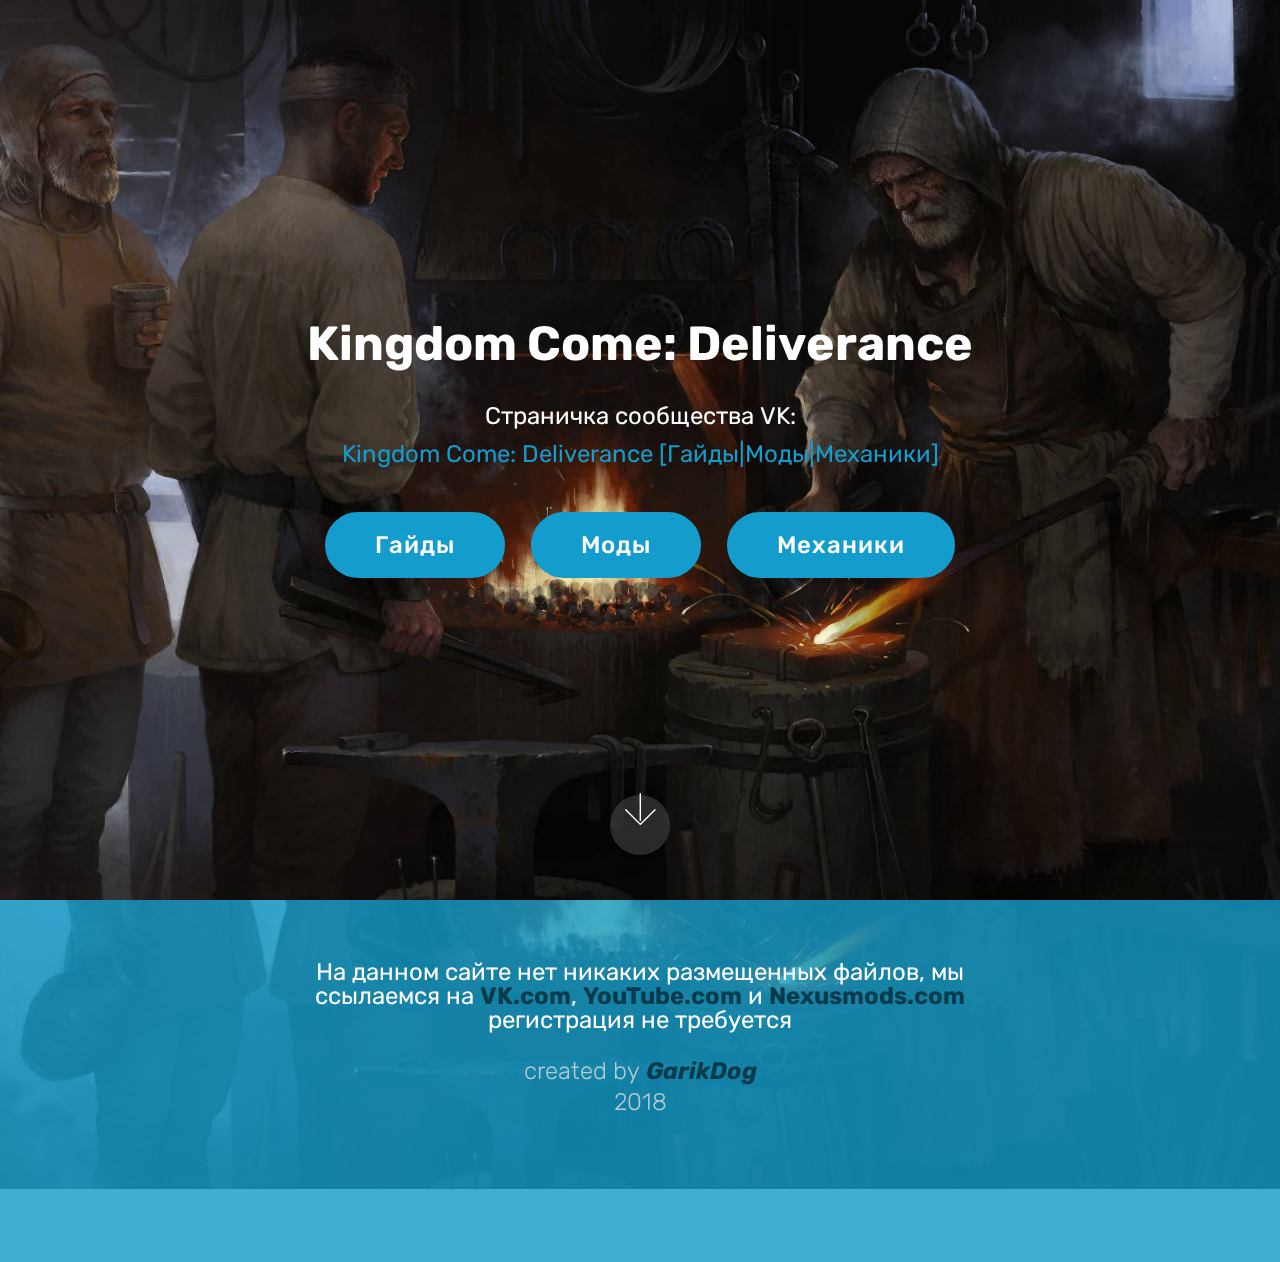
<file: index.html>
<!DOCTYPE html>
<html>
<head>
  <!-- Site made with Mobirise Website Builder v4.3.4, https://mobirise.com -->
  <meta charset="UTF-8">
  <meta http-equiv="X-UA-Compatible" content="IE=edge">
  <meta name="generator" content="Mobirise v4.3.4, mobirise.com">
  <meta name="viewport" content="width=device-width, initial-scale=1">
  <link rel="shortcut icon" href="assets/images/logo4.png" type="image/x-icon">
  <meta name="description" content="">
  <title>kcdeliverance-guides-mods-mechanics</title>
  <link rel="stylesheet" href="assets/web/assets/mobirise-icons/mobirise-icons.css">
  <link rel="stylesheet" href="assets/tether/tether.min.css">
  <link rel="stylesheet" href="assets/bootstrap/css/bootstrap.min.css">
  <link rel="stylesheet" href="assets/bootstrap/css/bootstrap-grid.min.css">
  <link rel="stylesheet" href="assets/bootstrap/css/bootstrap-reboot.min.css">
  <link rel="stylesheet" href="assets/theme/css/style.css">
  <link rel="stylesheet" href="assets/mobirise/css/mbr-additional.css" type="text/css">
  
  
  
</head>
<body>
<section class="cid-qLqIJd0Rzy mbr-fullscreen mbr-parallax-background" id="header2-a" data-rv-view="359">

    

    <div class="mbr-overlay" style="opacity: 0; background-color: rgb(118, 118, 118);"></div>

    <div class="container align-center">
        <div class="row justify-content-md-center">
            <div class="mbr-white col-md-10">
                <h1 class="mbr-section-title mbr-bold pb-3 mbr-fonts-style display-2">Kingdom Come: Deliverance</h1>
                
                <p class="mbr-text pb-3 mbr-fonts-style display-5">Страничка сообщества VK:
<br><a href="https://vk.com/k_c_deliverance" target="_blank">Kingdom Come: Deliverance [Гайды|Моды|Механики]</a></p>
                <div class="mbr-section-btn"><a class="btn btn-md btn-primary display-5" href="guides.html">Гайды</a> <a class="btn btn-md btn-primary display-5" href="mods.html" target="_blank">Моды</a> <a class="btn btn-md btn-primary display-5" href="mechanics.html">Механики</a></div>
            </div>
        </div>
    </div>
    <div class="mbr-arrow hidden-sm-down" aria-hidden="true">
        <a href="#next">
            <i class="mbri-down mbr-iconfont"></i>
        </a>
    </div>
</section>

<section class="engine"><a href="https://mobirise.co/i">build a website for free</a></section><section class="mbr-section content5 cid-qLqKnlaXFO mbr-parallax-background" id="content5-b" data-rv-view="362">

    

    <div class="mbr-overlay" style="opacity: 0.8; background-color: rgb(20, 157, 204);">
    </div>

    <div class="container">
        <div class="media-container-row">
            <div class="title col-12 col-md-8">
                <h2 class="align-center mbr-bold mbr-white pb-3 mbr-fonts-style display-5"><span style="font-weight: normal;">На данном сайте нет никаких размещенных файлов, мы ссылаемся на </span><a href="https://vk.com" class="text-secondary" style="font-weight: bold;" target="_blank">VK.com</a><span style="font-weight: normal;">, </span><a href="https://www.youtube.com/" target="_blank" class="text-secondary"><strong>YouTube.com</strong></a><span style="font-weight: normal;">&nbsp;и </span><a href="https://www.nexusmods.com/" target="_blank" class="text-secondary"><strong>Nexusmods.com</strong></a><br><span style="font-weight: normal;">регистрация не требуется</span></h2>
                <h3 class="mbr-section-subtitle align-center mbr-light mbr-white pb-3 mbr-fonts-style display-5">created by<em>&nbsp;</em><a href="https://vk.com/id467749028" target="_blank" class="text-secondary" style="font-weight: bold; font-style: italic;">GarikDog</a> <br>2018</h3>
                
                
            </div>
        </div>
    </div>
</section>


  <script src="assets/web/assets/jquery/jquery.min.js"></script>
  <script src="assets/popper/popper.min.js"></script>
  <script src="assets/tether/tether.min.js"></script>
  <script src="assets/bootstrap/js/bootstrap.min.js"></script>
  <script src="assets/smooth-scroll/smooth-scroll.js"></script>
  <script src="assets/jarallax/jarallax.min.js"></script>
  <script src="assets/theme/js/script.js"></script>
  
  
</body>
</html>
</file>
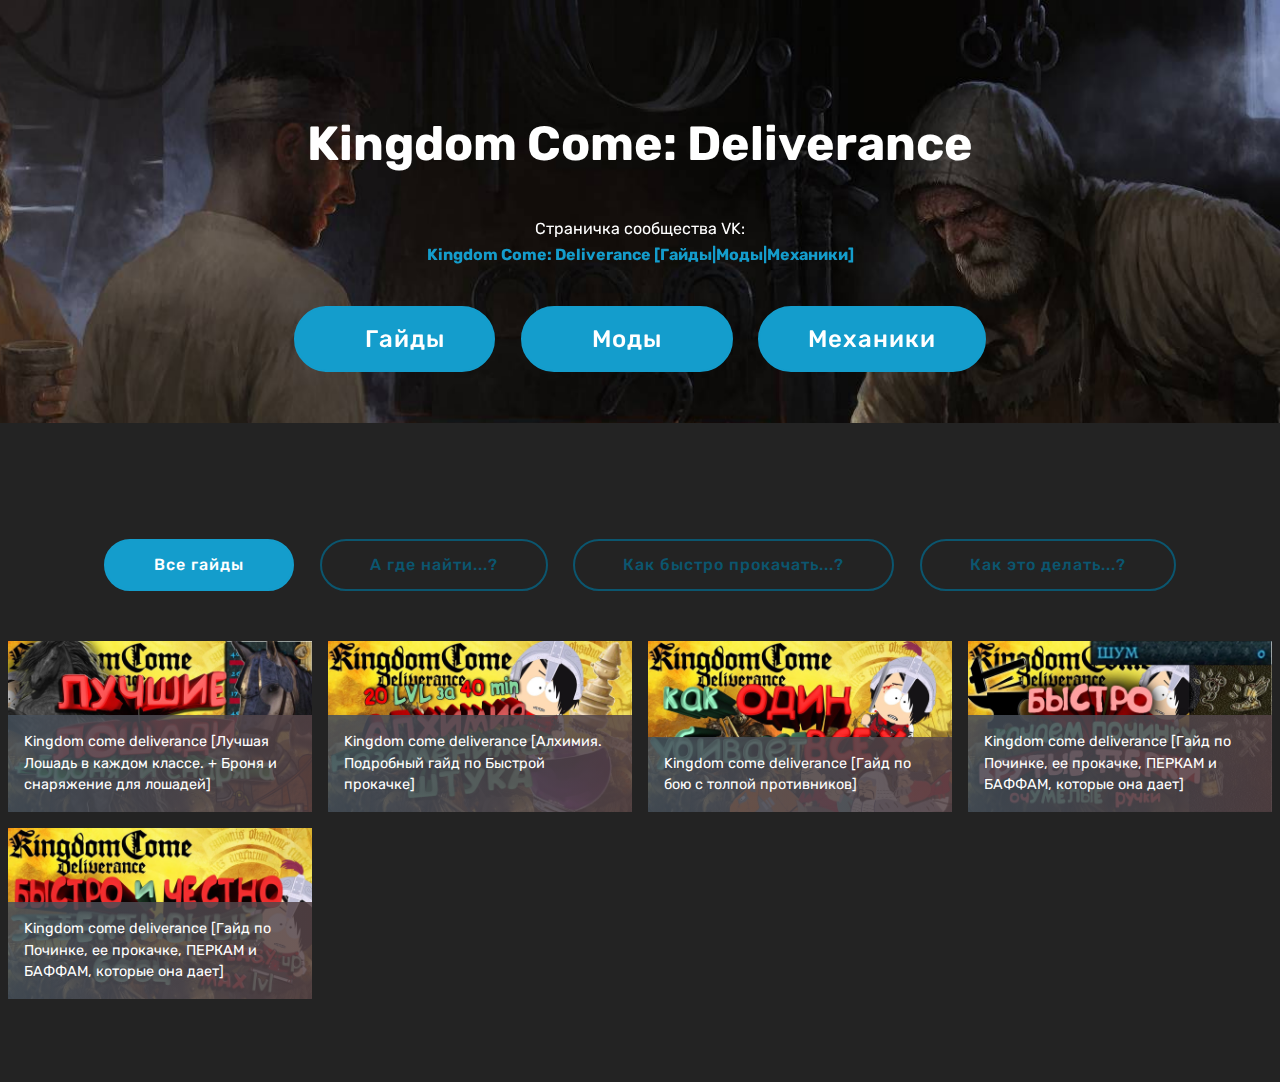
<file: guides.html>
<!DOCTYPE html>
<html>
<head>
  <!-- Site made with Mobirise Website Builder v4.3.4, https://mobirise.com -->
  <meta charset="UTF-8">
  <meta http-equiv="X-UA-Compatible" content="IE=edge">
  <meta name="generator" content="Mobirise v4.3.4, mobirise.com">
  <meta name="viewport" content="width=device-width, initial-scale=1">
  <link rel="shortcut icon" href="assets/images/logo4.png" type="image/x-icon">
  <meta name="description" content="">
  <title>guides</title>
  <link rel="stylesheet" href="assets/web/assets/mobirise-icons/mobirise-icons.css">
  <link rel="stylesheet" href="assets/tether/tether.min.css">
  <link rel="stylesheet" href="assets/bootstrap/css/bootstrap.min.css">
  <link rel="stylesheet" href="assets/bootstrap/css/bootstrap-grid.min.css">
  <link rel="stylesheet" href="assets/bootstrap/css/bootstrap-reboot.min.css">
  <link rel="stylesheet" href="assets/theme/css/style.css">
  <link rel="stylesheet" href="assets/mobirise-gallery/style.css">
  <link rel="stylesheet" href="assets/mobirise/css/mbr-additional.css" type="text/css">
  
  
  
</head>
<body>
<section class="mbr-section content5 cid-qLsseoQ2SL mbr-parallax-background" id="content5-1v" data-rv-view="321">

    

    

    <div class="container">
        <div class="media-container-row">
            <div class="title col-12 col-md-8">
                <h2 class="align-center mbr-bold mbr-white pb-3 mbr-fonts-style display-2">Kingdom Come: Deliverance</h2>
                <h3 class="mbr-section-subtitle align-center mbr-light mbr-white pb-3 mbr-fonts-style display-2"></h3>
                <p class="mbr-text align-center mbr-white pb-3 mbr-fonts-style display-7">Страничка сообщества VK:<br> <a href="https://vk.com/k_c_deliverance" target="_blank"><strong>Kingdom Come: Deliverance [Гайды|Моды|Механики]</strong></a></p>
                <div class="mbr-section-btn align-center"><a class="btn btn-primary display-5" href="guides.html">&nbsp; &nbsp;Гайды</a> <a class="btn btn-primary display-5" href="mods.html">&nbsp; &nbsp;Моды &nbsp;&nbsp;</a> <a class="btn btn-primary display-5" href="mechanics.html">Механики</a></div>
            </div>
        </div>
    </div>
</section>

<section class="engine"><a href="https://mobirise.co/n">bootstrap modal form</a></section><section class="mbr-gallery mbr-slider-carousel cid-qLsyqQuW3H" id="gallery1-20" data-rv-view="324">

    

    <div>
        <div><!-- Filter --><div class="mbr-gallery-filter container gallery-filter-active"><ul buttons="0"><li class="mbr-gallery-filter-all"><a class="btn btn-md btn-primary-outline active display-4" href="">Все гайды<br></a></li></ul></div><!-- Gallery --><div class="mbr-gallery-row"><div class="mbr-gallery-layout-default"><div><div><div class="mbr-gallery-item mbr-gallery-item--p1 video-slide" data-video-url="https://www.youtube.com/watch?v=0Oyawx6doUw&amp;t=1s" data-tags="А где найти...?"><div href="#lb-gallery1-20" data-slide-to="0" data-toggle="modal"><div></div><img alt="" src="assets/images/2018-2-2-0-45-34-651102.jpg"><span class="icon-video"></span><span class="mbr-gallery-title mbr-fonts-style display-7">Kingdom come deliverance [Лучшая Лошадь в каждом классе. + Броня и снаряжение для лошадей]</span></div></div><div class="mbr-gallery-item mbr-gallery-item--p1 video-slide" data-video-url="https://www.youtube.com/watch?v=69ilnycMPIc&amp;t=14s" data-tags="Как быстро прокачать...?"><div href="#lb-gallery1-20" data-slide-to="1" data-toggle="modal"><div></div><img alt="" src="assets/images/2018-2-2-0-49-34-395561.jpg"><span class="icon-video"></span><span class="mbr-gallery-title mbr-fonts-style display-7">Kingdom come deliverance [Алхимия. Подробный гайд по Быстрой прокачке]</span></div></div><div class="mbr-gallery-item mbr-gallery-item--p1 video-slide" data-video-url="https://www.youtube.com/watch?v=smHGFnWGZMo&amp;t=16s" data-tags="Как это делать...?"><div href="#lb-gallery1-20" data-slide-to="2" data-toggle="modal"><div></div><img alt="" src="assets/images/2018-2-2-0-50-50-567277.jpg"><span class="icon-video"></span><span class="mbr-gallery-title mbr-fonts-style display-7">Kingdom come deliverance [Гайд по бою с толпой противников]</span></div></div><div class="mbr-gallery-item mbr-gallery-item--p1 video-slide" data-video-url="https://www.youtube.com/watch?v=YIcKb-mGVrI&amp;t=1s" data-tags="Как быстро прокачать...?, Как это делать...?"><div href="#lb-gallery1-20" data-slide-to="3" data-toggle="modal"><div></div><img alt="" src="assets/images/2018-2-2-0-54-28-361558.jpg"><span class="icon-video"></span><span class="mbr-gallery-title mbr-fonts-style display-7">Kingdom come deliverance [Гайд по Починке, ее прокачке, ПЕРКАМ и БАФФАМ, которые она дает]</span></div></div><div class="mbr-gallery-item mbr-gallery-item--p1 video-slide" data-video-url="https://www.youtube.com/watch?v=jiimx5yq4Ho&amp;t=4s" data-tags="Как быстро прокачать...?, Как это делать...?"><div href="#lb-gallery1-20" data-slide-to="4" data-toggle="modal"><div></div><img alt="" src="assets/images/2018-2-2-0-59-34-507610.jpg"><span class="icon-video"></span><span class="mbr-gallery-title mbr-fonts-style display-7">Kingdom come deliverance [Гайд по Починке, ее прокачке, ПЕРКАМ и БАФФАМ, которые она дает]</span></div></div></div></div><div class="clearfix"></div></div></div><!-- Lightbox --><div data-app-prevent-settings="" class="mbr-slider modal fade carousel slide" tabindex="-1" data-keyboard="true" data-interval="false" id="lb-gallery1-20"><div class="modal-dialog"><div class="modal-content"><div class="modal-body"><div class="carousel-inner"><div class="carousel-item video-container"><img src="assets/images/gallery00.jpg" alt=""></div><div class="carousel-item video-container"><img src="assets/images/gallery01.jpg" alt=""></div><div class="carousel-item video-container"><img src="assets/images/gallery02.jpg" alt=""></div><div class="carousel-item video-container"><img src="assets/images/gallery03.jpg" alt=""></div><div class="carousel-item active video-container"><img src="assets/images/gallery03.jpg" alt=""></div></div><a class="carousel-control carousel-control-prev" role="button" data-slide="prev" href="#lb-gallery1-20"><span class="mbri-left mbr-iconfont" aria-hidden="true"></span><span class="sr-only">Previous</span></a><a class="carousel-control carousel-control-next" role="button" data-slide="next" href="#lb-gallery1-20"><span class="mbri-right mbr-iconfont" aria-hidden="true"></span><span class="sr-only">Next</span></a><a class="close" href="#" role="button" data-dismiss="modal"><span class="sr-only">Close</span></a></div></div></div></div></div>
    </div>

</section>


  <script src="assets/web/assets/jquery/jquery.min.js"></script>
  <script src="assets/popper/popper.min.js"></script>
  <script src="assets/tether/tether.min.js"></script>
  <script src="assets/bootstrap/js/bootstrap.min.js"></script>
  <script src="assets/smooth-scroll/smooth-scroll.js"></script>
  <script src="assets/jarallax/jarallax.min.js"></script>
  <script src="assets/jquery-mb-vimeo_player/jquery.mb.vimeo_player.js"></script>
  <script src="assets/bootstrap-carousel-swipe/bootstrap-carousel-swipe.js"></script>
  <script src="assets/masonry/masonry.pkgd.min.js"></script>
  <script src="assets/imagesloaded/imagesloaded.pkgd.min.js"></script>
  <script src="assets/theme/js/script.js"></script>
  <script src="assets/mobirise-gallery/player.min.js"></script>
  <script src="assets/mobirise-gallery/script.js"></script>
  <script src="assets/mobirise-slider-video/script.js"></script>
  
  
</body>
</html>
</file>
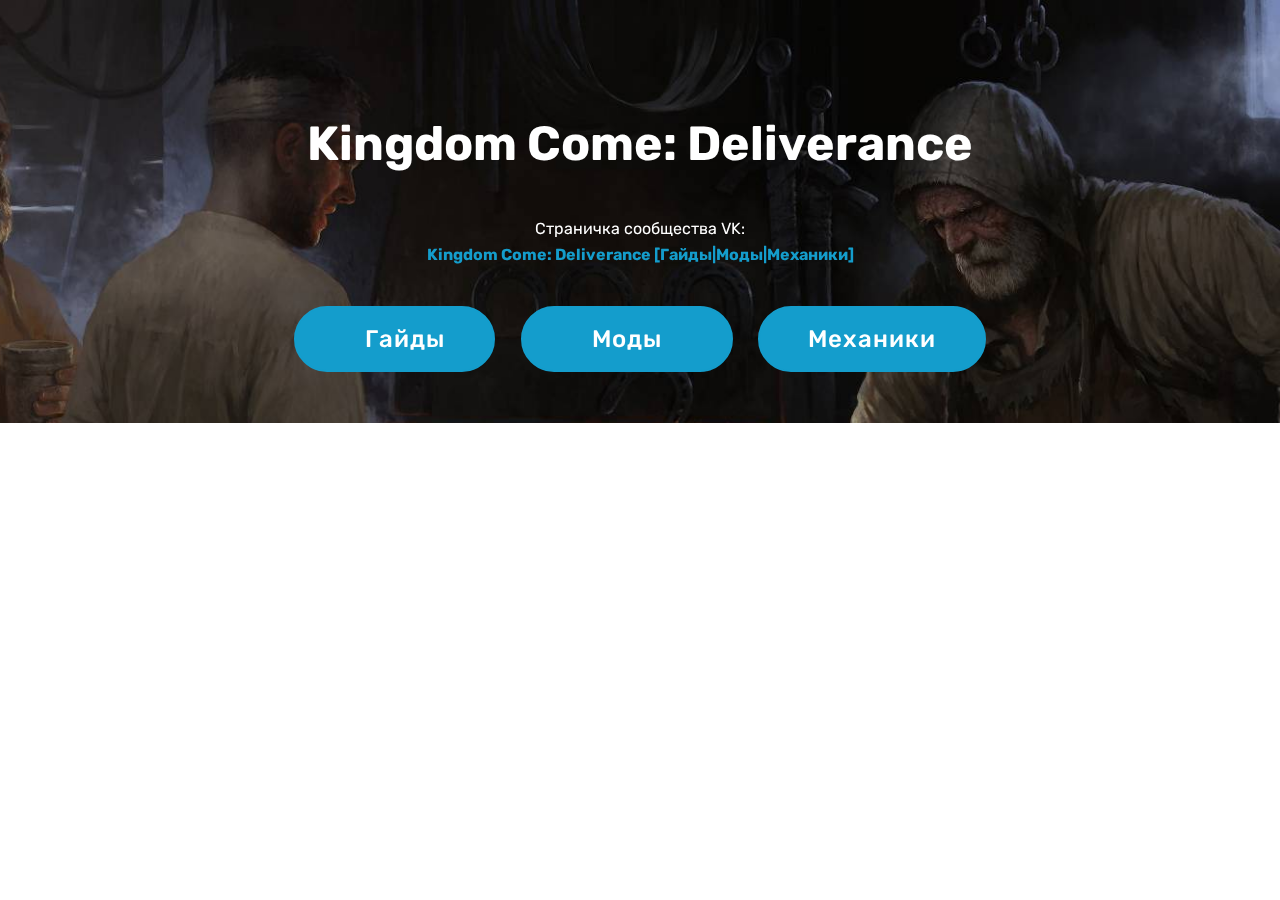
<file: mechanics.html>
<!DOCTYPE html>
<html>
<head>
  <!-- Site made with Mobirise Website Builder v4.3.4, https://mobirise.com -->
  <meta charset="UTF-8">
  <meta http-equiv="X-UA-Compatible" content="IE=edge">
  <meta name="generator" content="Mobirise v4.3.4, mobirise.com">
  <meta name="viewport" content="width=device-width, initial-scale=1">
  <link rel="shortcut icon" href="assets/images/logo4.png" type="image/x-icon">
  <meta name="description" content="">
  <title>mechanics</title>
  <link rel="stylesheet" href="assets/tether/tether.min.css">
  <link rel="stylesheet" href="assets/bootstrap/css/bootstrap.min.css">
  <link rel="stylesheet" href="assets/bootstrap/css/bootstrap-grid.min.css">
  <link rel="stylesheet" href="assets/bootstrap/css/bootstrap-reboot.min.css">
  <link rel="stylesheet" href="assets/theme/css/style.css">
  <link rel="stylesheet" href="assets/mobirise/css/mbr-additional.css" type="text/css">
  
  
  
</head>
<body>
<section class="mbr-section content5 cid-qLss9HCR1I mbr-parallax-background" id="content5-1u" data-rv-view="312">

    

    

    <div class="container">
        <div class="media-container-row">
            <div class="title col-12 col-md-8">
                <h2 class="align-center mbr-bold mbr-white pb-3 mbr-fonts-style display-2">Kingdom Come: Deliverance</h2>
                <h3 class="mbr-section-subtitle align-center mbr-light mbr-white pb-3 mbr-fonts-style display-2"></h3>
                <p class="mbr-text align-center mbr-white pb-3 mbr-fonts-style display-7">Страничка сообщества VK:<br> <a href="https://vk.com/k_c_deliverance" target="_blank"><strong>Kingdom Come: Deliverance [Гайды|Моды|Механики]</strong></a></p>
                <div class="mbr-section-btn align-center"><a class="btn btn-primary display-5" href="guides.html">&nbsp; &nbsp;Гайды</a> <a class="btn btn-primary display-5" href="mods.html">&nbsp; &nbsp;Моды &nbsp;&nbsp;</a> <a class="btn btn-primary display-5" href="mechanics.html">Механики</a></div>
            </div>
        </div>
    </div>
</section>


  <section class="engine"><a href="https://mobirise.co/a">free site builder</a></section><script src="assets/web/assets/jquery/jquery.min.js"></script>
  <script src="assets/popper/popper.min.js"></script>
  <script src="assets/tether/tether.min.js"></script>
  <script src="assets/bootstrap/js/bootstrap.min.js"></script>
  <script src="assets/smooth-scroll/smooth-scroll.js"></script>
  <script src="assets/jarallax/jarallax.min.js"></script>
  <script src="assets/theme/js/script.js"></script>
  
  
</body>
</html>
</file>
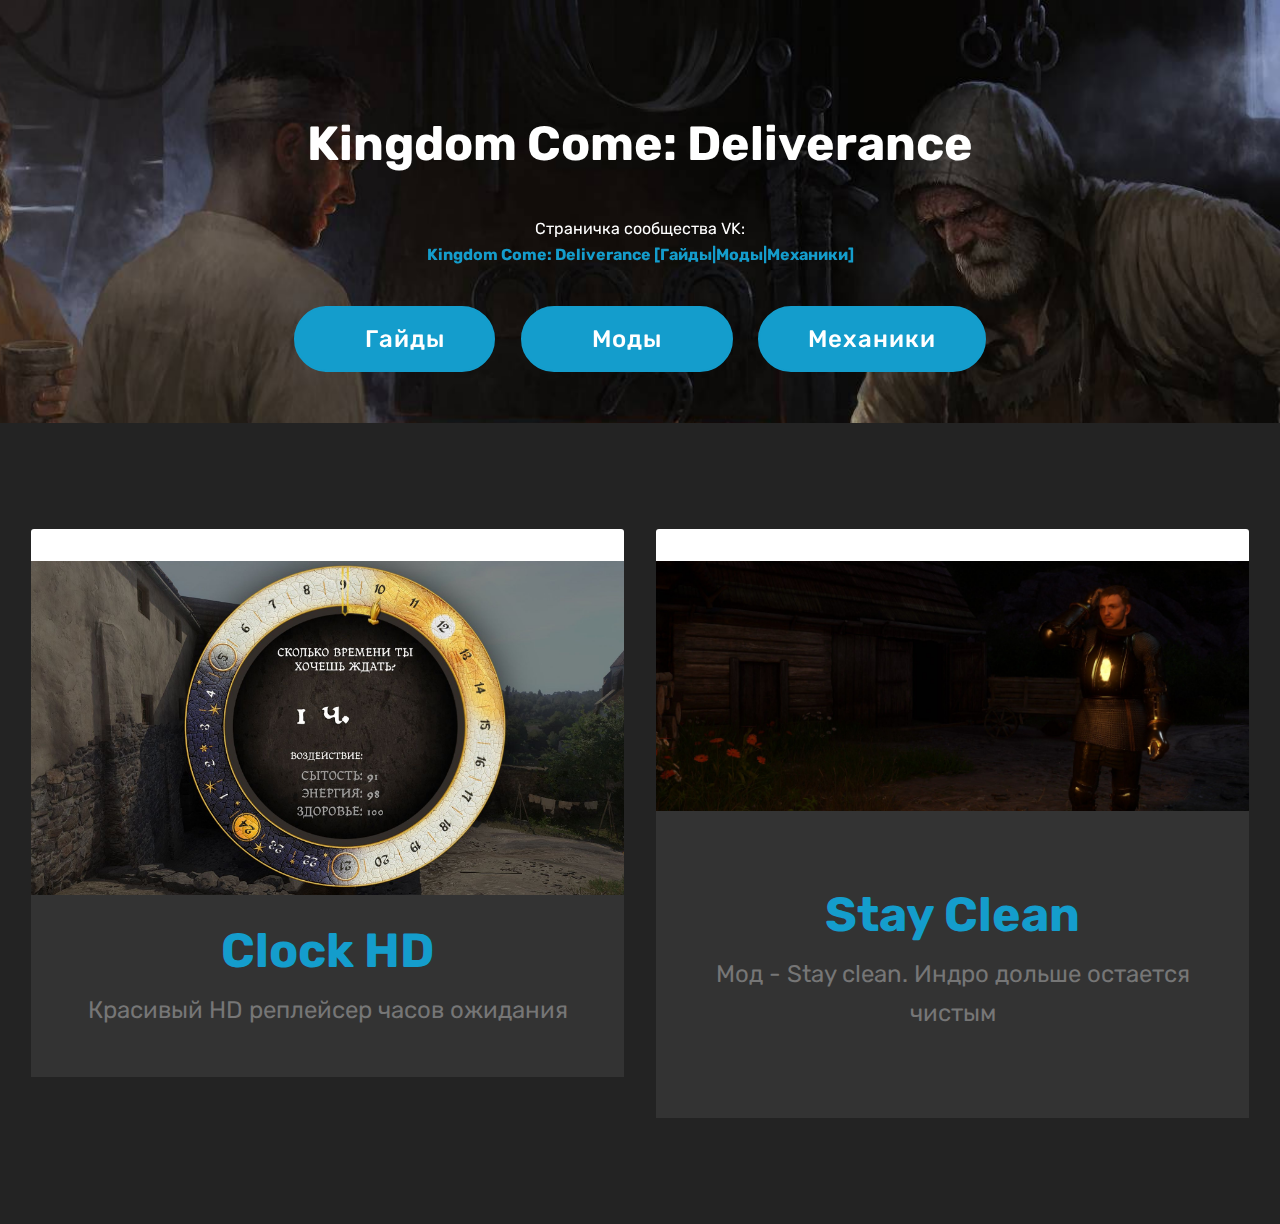
<file: mods.html>
<!DOCTYPE html>
<html>
<head>
  <!-- Site made with Mobirise Website Builder v4.3.4, https://mobirise.com -->
  <meta charset="UTF-8">
  <meta http-equiv="X-UA-Compatible" content="IE=edge">
  <meta name="generator" content="Mobirise v4.3.4, mobirise.com">
  <meta name="viewport" content="width=device-width, initial-scale=1">
  <link rel="shortcut icon" href="assets/images/logo4.png" type="image/x-icon">
  <meta name="description" content="">
  <title>mods</title>
  <link rel="stylesheet" href="assets/tether/tether.min.css">
  <link rel="stylesheet" href="assets/bootstrap/css/bootstrap.min.css">
  <link rel="stylesheet" href="assets/bootstrap/css/bootstrap-grid.min.css">
  <link rel="stylesheet" href="assets/bootstrap/css/bootstrap-reboot.min.css">
  <link rel="stylesheet" href="assets/theme/css/style.css">
  <link rel="stylesheet" href="assets/mobirise/css/mbr-additional.css" type="text/css">
  
  
  
</head>
<body>
<section class="mbr-section content5 cid-qLqo4Zfpms mbr-parallax-background" id="content5-6" data-rv-view="315">

    

    

    <div class="container">
        <div class="media-container-row">
            <div class="title col-12 col-md-8">
                <h2 class="align-center mbr-bold mbr-white pb-3 mbr-fonts-style display-2">Kingdom Come: Deliverance</h2>
                <h3 class="mbr-section-subtitle align-center mbr-light mbr-white pb-3 mbr-fonts-style display-2"></h3>
                <p class="mbr-text align-center mbr-white pb-3 mbr-fonts-style display-7">Страничка сообщества VK:<br> <a href="https://vk.com/k_c_deliverance" target="_blank"><strong>Kingdom Come: Deliverance [Гайды|Моды|Механики]</strong></a></p>
                <div class="mbr-section-btn align-center"><a class="btn btn-primary display-5" href="guides.html">&nbsp; &nbsp;Гайды</a> <a class="btn btn-primary display-5" href="mods.html">&nbsp; &nbsp;Моды &nbsp;&nbsp;</a> <a class="btn btn-primary display-5" href="mechanics.html">Механики</a></div>
            </div>
        </div>
    </div>
</section>

<section class="engine"><a href="https://mobirise.co/c">web maker</a></section><section class="features3 cid-qLrU2IajDb" id="features17-1r" data-rv-view="318">
    
    

    
    <div class="container-fluid">
        <div class="media-container-row">
            <div class="card p-3 col-12 col-md-6">
                <div class="card-wrapper">
                    <div class="card-img">
                        <a href="page4.html" target="_blank"><img src="assets/images/353-1520242621-1995147233-1920x1080.jpg" alt="Mobirise" title="" media-simple="true"></a>
                    </div>
                    <div class="card-box">
                        <h4 class="card-title pb-3 mbr-fonts-style display-2">
                            <a href="page4.html" target="_blank"><strong>Clock HD</strong></a></h4>
                        <p class="mbr-text mbr-fonts-style display-5">Красивый HD реплейсер часов ожидания</p>
                    </div>
                </div>
            </div>

            <div class="card p-3 col-12 col-md-6">
                <div class="card-wrapper">
                    <div class="card-img">
                        <a href="page5.html" target="_blank"><img src="assets/images/146-1519252944-1892209832-2560x1080.jpg" alt="Mobirise" title="" media-simple="true"></a>
                    </div>
                    <div class="card-box">
                        <h4 class="card-title pb-3 mbr-fonts-style display-2"><br><a href="page5.html" target="_blank"><strong>Stay Clean</strong></a></h4>
                        <p class="mbr-text mbr-fonts-style display-5">
                            Мод - Stay clean. Индро дольше остается чистым<br><br></p>
                    </div>
                </div>
            </div>

            

            
            
            
        </div>
    </div>
</section>


  <script src="assets/web/assets/jquery/jquery.min.js"></script>
  <script src="assets/popper/popper.min.js"></script>
  <script src="assets/tether/tether.min.js"></script>
  <script src="assets/bootstrap/js/bootstrap.min.js"></script>
  <script src="assets/smooth-scroll/smooth-scroll.js"></script>
  <script src="assets/jarallax/jarallax.min.js"></script>
  <script src="assets/theme/js/script.js"></script>
  
  
</body>
</html>
</file>
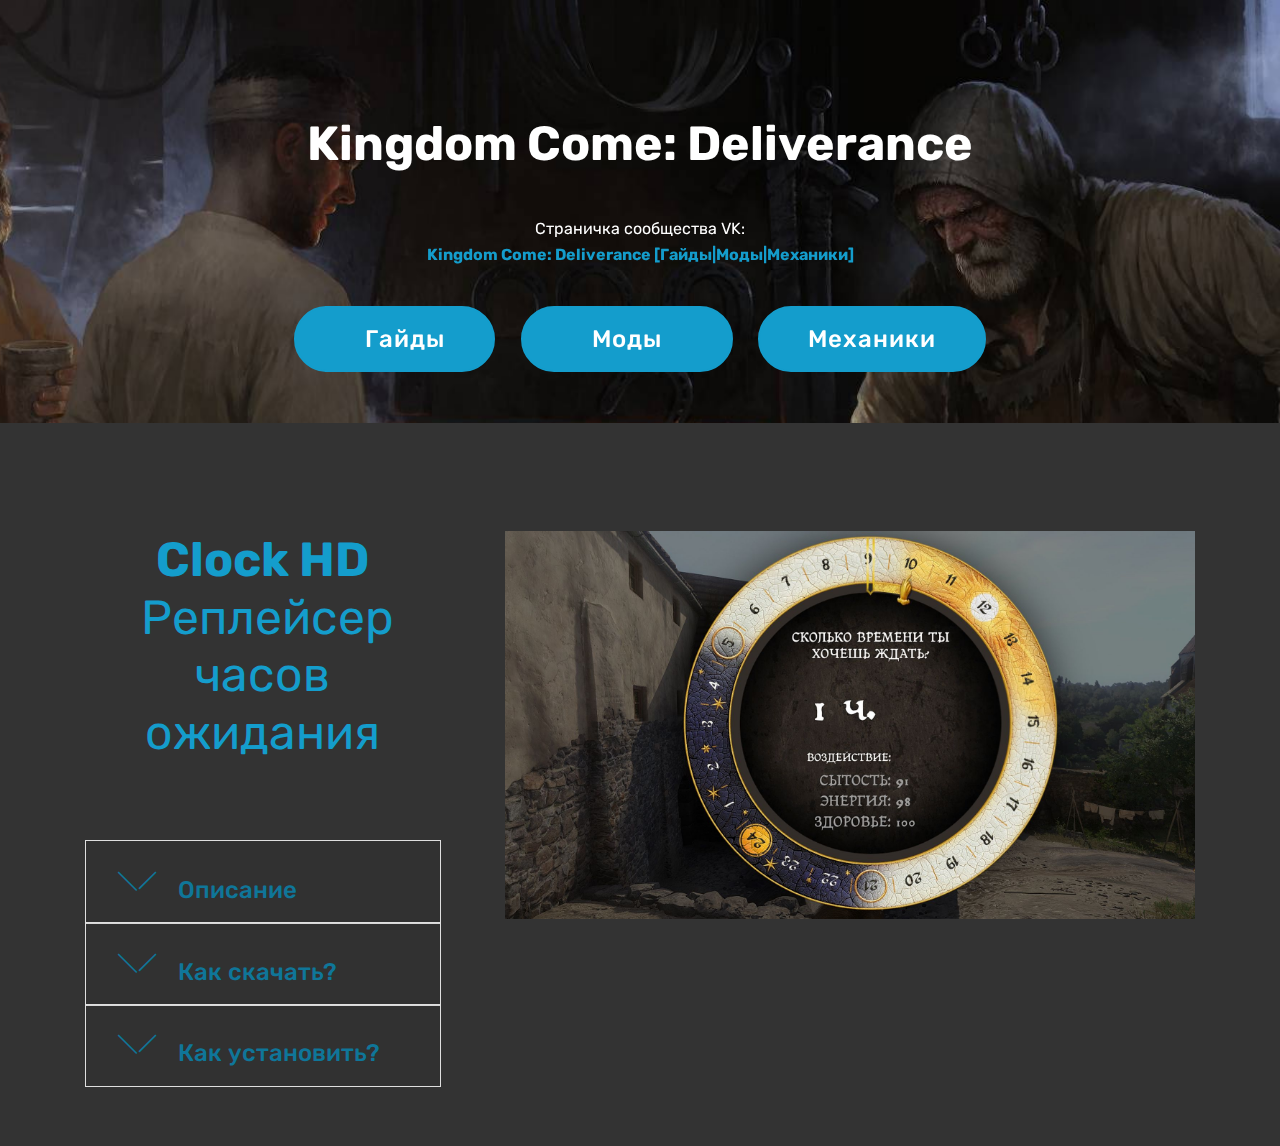
<file: page4.html>
<!DOCTYPE html>
<html>
<head>
  <!-- Site made with Mobirise Website Builder v4.3.4, https://mobirise.com -->
  <meta charset="UTF-8">
  <meta http-equiv="X-UA-Compatible" content="IE=edge">
  <meta name="generator" content="Mobirise v4.3.4, mobirise.com">
  <meta name="viewport" content="width=device-width, initial-scale=1">
  <link rel="shortcut icon" href="assets/images/logo4.png" type="image/x-icon">
  <meta name="description" content="Website Maker Description">
  <title>Mod1clock</title>
  <link rel="stylesheet" href="assets/web/assets/mobirise-icons/mobirise-icons.css">
  <link rel="stylesheet" href="assets/tether/tether.min.css">
  <link rel="stylesheet" href="assets/bootstrap/css/bootstrap.min.css">
  <link rel="stylesheet" href="assets/bootstrap/css/bootstrap-grid.min.css">
  <link rel="stylesheet" href="assets/bootstrap/css/bootstrap-reboot.min.css">
  <link rel="stylesheet" href="assets/theme/css/style.css">
  <link rel="stylesheet" href="assets/mobirise/css/mbr-additional.css" type="text/css">
  
  
  
</head>
<body>
<section class="mbr-section content5 cid-qLssho5zfd mbr-parallax-background" id="content5-1w" data-rv-view="347">

    

    

    <div class="container">
        <div class="media-container-row">
            <div class="title col-12 col-md-8">
                <h2 class="align-center mbr-bold mbr-white pb-3 mbr-fonts-style display-2">Kingdom Come: Deliverance</h2>
                <h3 class="mbr-section-subtitle align-center mbr-light mbr-white pb-3 mbr-fonts-style display-2"></h3>
                <p class="mbr-text align-center mbr-white pb-3 mbr-fonts-style display-7">Страничка сообщества VK:<br> <a href="https://vk.com/k_c_deliverance" target="_blank"><strong>Kingdom Come: Deliverance [Гайды|Моды|Механики]</strong></a></p>
                <div class="mbr-section-btn align-center"><a class="btn btn-primary display-5" href="guides.html">&nbsp; &nbsp;Гайды</a> <a class="btn btn-primary display-5" href="mods.html">&nbsp; &nbsp;Моды &nbsp;&nbsp;</a> <a class="btn btn-primary display-5" href="mechanics.html">Механики</a></div>
            </div>
        </div>
    </div>
</section>

<section class="engine"><a href="https://mobirise.co/n">bootstrap modal</a></section><section class="accordion2 cid-qLrvXdCpP3" id="accordion2-18" data-rv-view="350">

    


    
    <div class="container">
        <div class="media-container-row pt-5">
            <div class="accordion-content">
                <h2 class="mbr-section-title align-center pb-3 mbr-fonts-style display-2"><a href="https://www.nexusmods.com/kingdomcomedeliverance/mods/343?tab=description" target="_blank"><strong>Clock HD &nbsp;</strong>Реплейсер часов ожидания</a></h2>
                
                <div id="bootstrap-accordion_9" class="panel-group accordionStyles accordion pt-5 mt-3" role="tablist" aria-multiselectable="true">
                        <div class="card">
                            <div class="card-header" role="tab" id="headingOne">
                                <a role="button" class="collapsed panel-title text-black" data-toggle="collapse" data-parent="#bootstrap-accordion_9" data-core="" href="#collapse1_9" aria-expanded="false" aria-controls="collapse1">
                                    <h4 class="mbr-fonts-style display-5">
                                        <span class="sign mbr-iconfont mbri-arrow-down inactive"></span>&nbsp;Описание</h4>
                                </a>
                            </div>
                            <div id="collapse1_9" class="panel-collapse noScroll collapse" role="tabpanel" aria-labelledby="headingOne">
                                <div class="panel-body p-4">
                                    <p class="mbr-fonts-style panel-text display-7">
                                       Красивый HD реплейсер часов ожидания (совместим с русским языком). Имеются несколько скинов на выбор.</p>
                                </div>
                            </div>
                        </div>
                
                        <div class="card">
                            <div class="card-header" role="tab" id="headingTwo">
                                <a role="button" class="collapsed panel-title text-black" data-toggle="collapse" data-parent="#bootstrap-accordion_9" data-core="" href="#collapse2_9" aria-expanded="false" aria-controls="collapse2">
                                    <h4 class="mbr-fonts-style mbr-fonts-style display-5">
                                        <span class="sign mbr-iconfont mbri-arrow-down inactive"></span>&nbsp;Как скачать?</h4>
                                </a>
                                
                            </div>
                            <div id="collapse2_9" class="panel-collapse noScroll collapse" role="tabpanel" aria-labelledby="headingTwo">
                                <div class="panel-body p-4">
                                    <p class="mbr-fonts-style panel-text display-7"><br>&nbsp; &nbsp; &nbsp;Кликаем на превью картинку мода справа, либо на его название
<br>     
<br>     Заходим во вкладку FILES, выбираем последнюю/подходящую версию (может быть только одна, а может и несколько, смотрим внимательно).
<br>    
<br>     Нажимаем MANUAL DOWNLOAD.&nbsp;<br></p>
                                </div>
                            </div>
                        </div>
                
                        <div class="card">
                            <div class="card-header" role="tab" id="headingThree">
                                <a role="button" class="collapsed panel-title text-black" data-toggle="collapse" data-parent="#bootstrap-accordion_9" data-core="" href="#collapse3_9" aria-expanded="false" aria-controls="collapse3">
                                    <h4 class="mbr-fonts-style display-5">
                                        <span class="sign mbr-iconfont mbri-arrow-down inactive"></span> Как установить?</h4>
                                </a>
                            </div>
                            <div id="collapse3_9" class="panel-collapse noScroll collapse" role="tabpanel" aria-labelledby="headingThree">
                                <div class="panel-body p-4">
                                    <p class="mbr-fonts-style panel-text display-7">&nbsp; &nbsp; &nbsp;Установка - кидаем содержимое архива в папку 
<br>steam\steamapps\common\KingdomComeDeliverance\Data<br></p>
                                </div>
                            </div>
                        </div>
                
                        
                
                        
                
                        
                </div>
            </div>
            <div class="mbr-figure" style="width: 200%;">
                    <img src="assets/images/353-1520242621-1995147233-1920x1080.jpg" alt="Mobirise" title="" media-simple="true">
            </div>
        </div>
    </div>
</section>


  <script src="assets/web/assets/jquery/jquery.min.js"></script>
  <script src="assets/popper/popper.min.js"></script>
  <script src="assets/tether/tether.min.js"></script>
  <script src="assets/bootstrap/js/bootstrap.min.js"></script>
  <script src="assets/smooth-scroll/smooth-scroll.js"></script>
  <script src="assets/jarallax/jarallax.min.js"></script>
  <script src="assets/theme/js/script.js"></script>
  
  
</body>
</html>
</file>
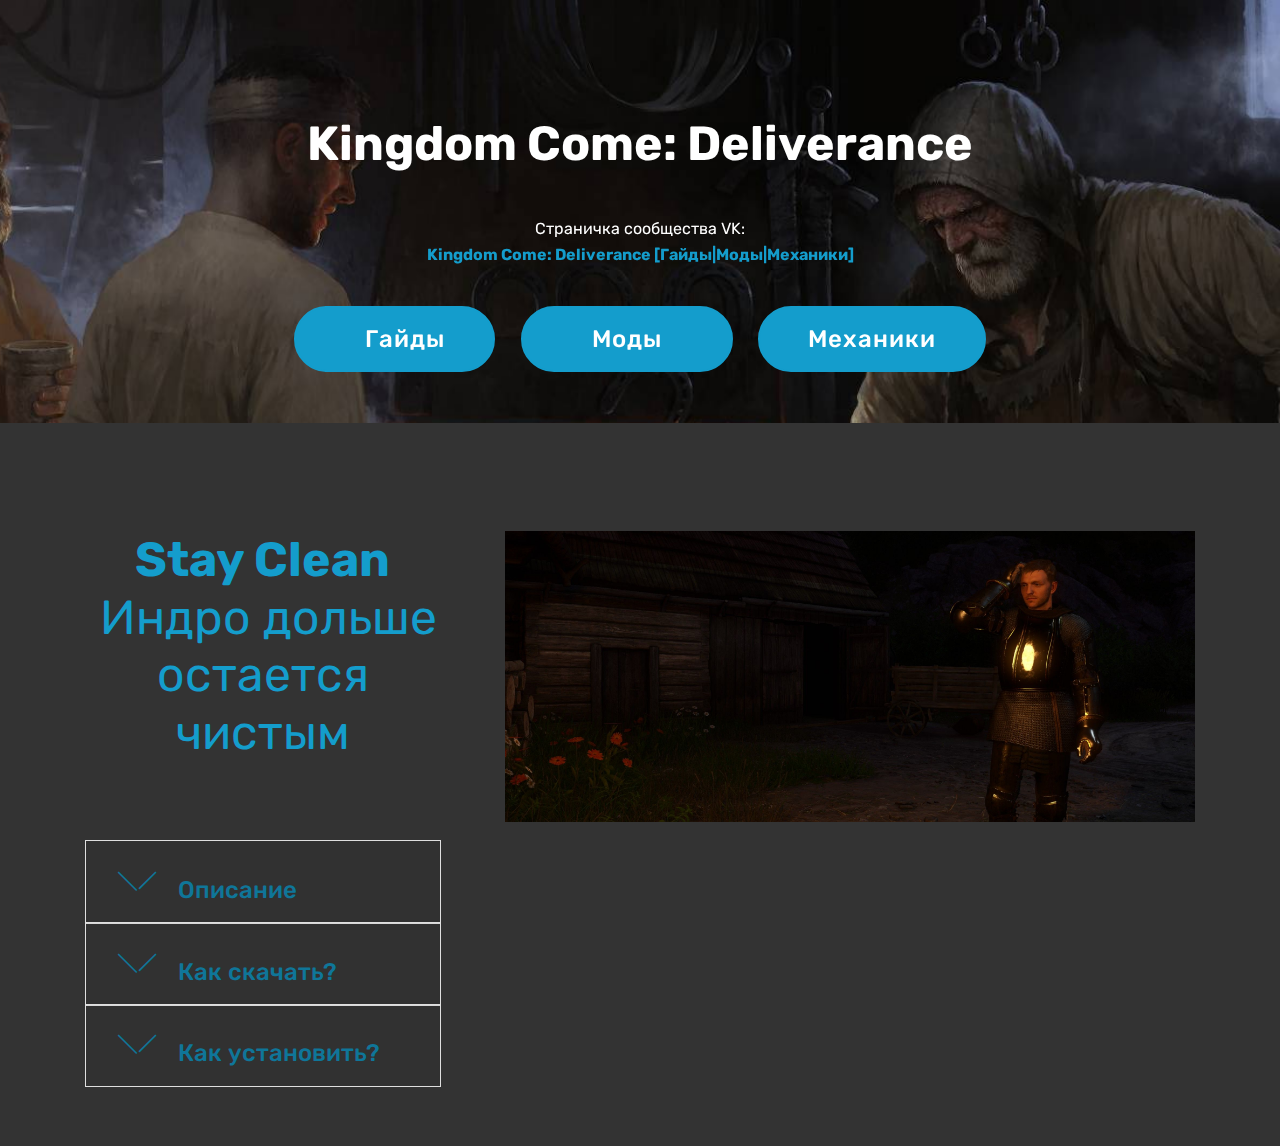
<file: page5.html>
<!DOCTYPE html>
<html>
<head>
  <!-- Site made with Mobirise Website Builder v4.3.4, https://mobirise.com -->
  <meta charset="UTF-8">
  <meta http-equiv="X-UA-Compatible" content="IE=edge">
  <meta name="generator" content="Mobirise v4.3.4, mobirise.com">
  <meta name="viewport" content="width=device-width, initial-scale=1">
  <link rel="shortcut icon" href="assets/images/logo4.png" type="image/x-icon">
  <meta name="description" content="Web Page Generator Description">
  <title>Mod2clean</title>
  <link rel="stylesheet" href="assets/web/assets/mobirise-icons/mobirise-icons.css">
  <link rel="stylesheet" href="assets/tether/tether.min.css">
  <link rel="stylesheet" href="assets/bootstrap/css/bootstrap.min.css">
  <link rel="stylesheet" href="assets/bootstrap/css/bootstrap-grid.min.css">
  <link rel="stylesheet" href="assets/bootstrap/css/bootstrap-reboot.min.css">
  <link rel="stylesheet" href="assets/theme/css/style.css">
  <link rel="stylesheet" href="assets/mobirise/css/mbr-additional.css" type="text/css">
  
  
  
</head>
<body>
<section class="mbr-section content5 cid-qLssoTMwHj mbr-parallax-background" id="content5-1x" data-rv-view="353">

    

    

    <div class="container">
        <div class="media-container-row">
            <div class="title col-12 col-md-8">
                <h2 class="align-center mbr-bold mbr-white pb-3 mbr-fonts-style display-2">Kingdom Come: Deliverance</h2>
                <h3 class="mbr-section-subtitle align-center mbr-light mbr-white pb-3 mbr-fonts-style display-2"></h3>
                <p class="mbr-text align-center mbr-white pb-3 mbr-fonts-style display-7">Страничка сообщества VK:<br> <a href="https://vk.com/k_c_deliverance" target="_blank"><strong>Kingdom Come: Deliverance [Гайды|Моды|Механики]</strong></a></p>
                <div class="mbr-section-btn align-center"><a class="btn btn-primary display-5" href="guides.html">&nbsp; &nbsp;Гайды</a> <a class="btn btn-primary display-5" href="mods.html">&nbsp; &nbsp;Моды &nbsp;&nbsp;</a> <a class="btn btn-primary display-5" href="mechanics.html">Механики</a></div>
            </div>
        </div>
    </div>
</section>

<section class="engine"><a href="https://mobirise.co/p">bootstrap dropdown</a></section><section class="accordion2 cid-qLrWyTYt8I" id="accordion2-1t" data-rv-view="356">

    


    
    <div class="container">
        <div class="media-container-row pt-5">
            <div class="accordion-content">
                <h2 class="mbr-section-title align-center pb-3 mbr-fonts-style display-2"><a href="https://www.nexusmods.com/kingdomcomedeliverance/mods/343?tab=description" target="_blank"><strong></strong></a><strong><a href="https://www.nexusmods.com/kingdomcomedeliverance/mods/146" target="_blank"><b>Stay Clean </b>&nbsp;</a></strong><a href="https://www.nexusmods.com/kingdomcomedeliverance/mods/146" target="_blank">Индро дольше остается чистым</a></h2>
                
                <div id="bootstrap-accordion_12" class="panel-group accordionStyles accordion pt-5 mt-3" role="tablist" aria-multiselectable="true">
                        <div class="card">
                            <div class="card-header" role="tab" id="headingOne">
                                <a role="button" class="collapsed panel-title text-black" data-toggle="collapse" data-parent="#bootstrap-accordion_12" data-core="" href="#collapse1_12" aria-expanded="false" aria-controls="collapse1">
                                    <h4 class="mbr-fonts-style display-5">
                                        <span class="sign mbr-iconfont mbri-arrow-down inactive"></span>&nbsp;Описание</h4>
                                </a>
                            </div>
                            <div id="collapse1_12" class="panel-collapse noScroll collapse" role="tabpanel" aria-labelledby="headingOne">
                                <div class="panel-body p-4">
                                    <p class="mbr-fonts-style panel-text display-7">
                                       Мод - Stay clean. Индро дольше остается чистым, увеличено расстояние, которое нужно пройти, чтобы испачкаться. Можно даже вручную настроить и подогнать под себя. Хотите Чистюлю - без проблем, хотите вечно грязного (хотя в оригинале он и так пачкается на раз -два) - тоже без проблем. </p>
                                </div>
                            </div>
                        </div>
                
                        <div class="card">
                            <div class="card-header" role="tab" id="headingTwo">
                                <a role="button" class="collapsed panel-title text-black" data-toggle="collapse" data-parent="#bootstrap-accordion_12" data-core="" href="#collapse2_12" aria-expanded="false" aria-controls="collapse2">
                                    <h4 class="mbr-fonts-style mbr-fonts-style display-5">
                                        <span class="sign mbr-iconfont mbri-arrow-down inactive"></span>&nbsp;Как скачать?</h4>
                                </a>
                                
                            </div>
                            <div id="collapse2_12" class="panel-collapse noScroll collapse" role="tabpanel" aria-labelledby="headingTwo">
                                <div class="panel-body p-4">
                                    <p class="mbr-fonts-style panel-text display-7"><br>&nbsp; &nbsp; &nbsp;Кликаем на превью картинку мода справа, либо на его название
<br>     
<br>     Заходим во вкладку FILES, выбираем последнюю/подходящую версию (может быть только одна, а может и несколько, смотрим внимательно).
<br>    
<br>     Нажимаем MANUAL DOWNLOAD.&nbsp;<br></p>
                                </div>
                            </div>
                        </div>
                
                        <div class="card">
                            <div class="card-header" role="tab" id="headingThree">
                                <a role="button" class="collapsed panel-title text-black" data-toggle="collapse" data-parent="#bootstrap-accordion_12" data-core="" href="#collapse3_12" aria-expanded="false" aria-controls="collapse3">
                                    <h4 class="mbr-fonts-style display-5">
                                        <span class="sign mbr-iconfont mbri-arrow-down inactive"></span> Как установить?</h4>
                                </a>
                            </div>
                            <div id="collapse3_12" class="panel-collapse noScroll collapse" role="tabpanel" aria-labelledby="headingThree">
                                <div class="panel-body p-4">
                                    <p class="mbr-fonts-style panel-text display-7">&nbsp; &nbsp; &nbsp;Установка<br>1. Скачиваем файл.
<br>2. Идем в папку Steam\steamapps\common\KingdomComeDeliverance\Data)
<br>3. Распаковываем содержимое архива в папку Data<br>
<br><row><row rpg_param_key="FullClothDirtyingOnFullSpeed" rpg_param_value="9999"><row rpg_param_key="FullClothDirtyingOnZeroSpeed" rpg_param_value="9999"><row rpg_param_key="ClothDirtyingUpdatePeriod" rpg_param_value="9999">Можно также настроить параметры под себя, чтоб хоть никогда не пачкался Индро, читайте в первоисточнике.</row></row></row></row></p>
                                </div>
                            </div>
                        </div>
                
                        
                
                        
                
                        
                </div>
            </div>
            <div class="mbr-figure" style="width: 200%;">
                    <a href="https://www.nexusmods.com/kingdomcomedeliverance/mods/146" target="_blank"><img src="assets/images/146-1519252944-1892209832-2560x1080.jpg" alt="Mobirise" title="" media-simple="true"></a>
            </div>
        </div>
    </div>
</section>


  <script src="assets/web/assets/jquery/jquery.min.js"></script>
  <script src="assets/popper/popper.min.js"></script>
  <script src="assets/tether/tether.min.js"></script>
  <script src="assets/bootstrap/js/bootstrap.min.js"></script>
  <script src="assets/smooth-scroll/smooth-scroll.js"></script>
  <script src="assets/jarallax/jarallax.min.js"></script>
  <script src="assets/theme/js/script.js"></script>
  
  
</body>
</html>
</file>
<file: assets/web/assets/mobirise-icons/mobirise-icons.css>
@font-face {
  font-family: 'MobiriseIcons';
  src:  url('mobirise-icons.eot?spat4u');
  src:  url('mobirise-icons.eot?spat4u#iefix') format('embedded-opentype'),
    url('mobirise-icons.ttf?spat4u') format('truetype'),
    url('mobirise-icons.woff?spat4u') format('woff'),
    url('mobirise-icons.svg?spat4u#MobiriseIcons') format('svg');
  font-weight: normal;
  font-style: normal;
}

[class^="mbri-"], [class*=" mbri-"] {
  /* use !important to prevent issues with browser extensions that change fonts */
  font-family: MobiriseIcons !important;
  speak: none;
  font-style: normal;
  font-weight: normal;
  font-variant: normal;
  text-transform: none;
  line-height: 1;

  /* Better Font Rendering =========== */
  -webkit-font-smoothing: antialiased;
  -moz-osx-font-smoothing: grayscale;
}

.mbri-add-submenu:before {
  content: "\e900";
}
.mbri-alert:before {
  content: "\e901";
}
.mbri-align-center:before {
  content: "\e902";
}
.mbri-align-justify:before {
  content: "\e903";
}
.mbri-align-left:before {
  content: "\e904";
}
.mbri-align-right:before {
  content: "\e905";
}
.mbri-android:before {
  content: "\e906";
}
.mbri-apple:before {
  content: "\e907";
}
.mbri-arrow-down:before {
  content: "\e908";
}
.mbri-arrow-next:before {
  content: "\e909";
}
.mbri-arrow-prev:before {
  content: "\e90a";
}
.mbri-arrow-up:before {
  content: "\e90b";
}
.mbri-bold:before {
  content: "\e90c";
}
.mbri-bookmark:before {
  content: "\e90d";
}
.mbri-bootstrap:before {
  content: "\e90e";
}
.mbri-briefcase:before {
  content: "\e90f";
}
.mbri-browse:before {
  content: "\e910";
}
.mbri-bulleted-list:before {
  content: "\e911";
}
.mbri-calendar:before {
  content: "\e912";
}
.mbri-camera:before {
  content: "\e913";
}
.mbri-cart-add:before {
  content: "\e914";
}
.mbri-cart-full:before {
  content: "\e915";
}
.mbri-cash:before {
  content: "\e916";
}
.mbri-change-style:before {
  content: "\e917";
}
.mbri-chat:before {
  content: "\e918";
}
.mbri-clock:before {
  content: "\e919";
}
.mbri-close:before {
  content: "\e91a";
}
.mbri-cloud:before {
  content: "\e91b";
}
.mbri-code:before {
  content: "\e91c";
}
.mbri-contact-form:before {
  content: "\e91d";
}
.mbri-credit-card:before {
  content: "\e91e";
}
.mbri-cursor-click:before {
  content: "\e91f";
}
.mbri-cust-feedback:before {
  content: "\e920";
}
.mbri-database:before {
  content: "\e921";
}
.mbri-delivery:before {
  content: "\e922";
}
.mbri-desktop:before {
  content: "\e923";
}
.mbri-devices:before {
  content: "\e924";
}
.mbri-down:before {
  content: "\e925";
}
.mbri-download:before {
  content: "\e989";
}
.mbri-drag-n-drop:before {
  content: "\e927";
}
.mbri-drag-n-drop2:before {
  content: "\e928";
}
.mbri-edit:before {
  content: "\e929";
}
.mbri-edit2:before {
  content: "\e92a";
}
.mbri-error:before {
  content: "\e92b";
}
.mbri-extension:before {
  content: "\e92c";
}
.mbri-features:before {
  content: "\e92d";
}
.mbri-file:before {
  content: "\e92e";
}
.mbri-flag:before {
  content: "\e92f";
}
.mbri-folder:before {
  content: "\e930";
}
.mbri-gift:before {
  content: "\e931";
}
.mbri-github:before {
  content: "\e932";
}
.mbri-globe:before {
  content: "\e933";
}
.mbri-globe-2:before {
  content: "\e934";
}
.mbri-growing-chart:before {
  content: "\e935";
}
.mbri-hearth:before {
  content: "\e936";
}
.mbri-help:before {
  content: "\e937";
}
.mbri-home:before {
  content: "\e938";
}
.mbri-hot-cup:before {
  content: "\e939";
}
.mbri-idea:before {
  content: "\e93a";
}
.mbri-image-gallery:before {
  content: "\e93b";
}
.mbri-image-slider:before {
  content: "\e93c";
}
.mbri-info:before {
  content: "\e93d";
}
.mbri-italic:before {
  content: "\e93e";
}
.mbri-key:before {
  content: "\e93f";
}
.mbri-laptop:before {
  content: "\e940";
}
.mbri-layers:before {
  content: "\e941";
}
.mbri-left-right:before {
  content: "\e942";
}
.mbri-left:before {
  content: "\e943";
}
.mbri-letter:before {
  content: "\e944";
}
.mbri-like:before {
  content: "\e945";
}
.mbri-link:before {
  content: "\e946";
}
.mbri-lock:before {
  content: "\e947";
}
.mbri-login:before {
  content: "\e948";
}
.mbri-logout:before {
  content: "\e949";
}
.mbri-magic-stick:before {
  content: "\e94a";
}
.mbri-map-pin:before {
  content: "\e94b";
}
.mbri-menu:before {
  content: "\e94c";
}
.mbri-mobile:before {
  content: "\e94d";
}
.mbri-mobile2:before {
  content: "\e94e";
}
.mbri-mobirise:before {
  content: "\e94f";
}
.mbri-more-horizontal:before {
  content: "\e950";
}
.mbri-more-vertical:before {
  content: "\e951";
}
.mbri-music:before {
  content: "\e952";
}
.mbri-new-file:before {
  content: "\e953";
}
.mbri-numbered-list:before {
  content: "\e954";
}
.mbri-opened-folder:before {
  content: "\e955";
}
.mbri-pages:before {
  content: "\e956";
}
.mbri-paper-plane:before {
  content: "\e957";
}
.mbri-paperclip:before {
  content: "\e958";
}
.mbri-photo:before {
  content: "\e959";
}
.mbri-photos:before {
  content: "\e95a";
}
.mbri-pin:before {
  content: "\e95b";
}
.mbri-play:before {
  content: "\e95c";
}
.mbri-plus:before {
  content: "\e95d";
}
.mbri-preview:before {
  content: "\e95e";
}
.mbri-print:before {
  content: "\e95f";
}
.mbri-protect:before {
  content: "\e960";
}
.mbri-question:before {
  content: "\e961";
}
.mbri-quote-left:before {
  content: "\e962";
}
.mbri-quote-right:before {
  content: "\e963";
}
.mbri-refresh:before {
  content: "\e964";
}
.mbri-responsive:before {
  content: "\e965";
}
.mbri-right:before {
  content: "\e966";
}
.mbri-rocket:before {
  content: "\e967";
}
.mbri-sad-face:before {
  content: "\e968";
}
.mbri-sale:before {
  content: "\e969";
}
.mbri-save:before {
  content: "\e96a";
}
.mbri-search:before {
  content: "\e96b";
}
.mbri-setting:before {
  content: "\e96c";
}
.mbri-setting2:before {
  content: "\e96d";
}
.mbri-setting3:before {
  content: "\e96e";
}
.mbri-share:before {
  content: "\e96f";
}
.mbri-shopping-bag:before {
  content: "\e970";
}
.mbri-shopping-basket:before {
  content: "\e971";
}
.mbri-shopping-cart:before {
  content: "\e972";
}
.mbri-sites:before {
  content: "\e973";
}
.mbri-smile-face:before {
  content: "\e974";
}
.mbri-speed:before {
  content: "\e975";
}
.mbri-star:before {
  content: "\e976";
}
.mbri-success:before {
  content: "\e977";
}
.mbri-sun:before {
  content: "\e978";
}
.mbri-sun2:before {
  content: "\e979";
}
.mbri-tablet:before {
  content: "\e97a";
}
.mbri-tablet-vertical:before {
  content: "\e97b";
}
.mbri-target:before {
  content: "\e97c";
}
.mbri-timer:before {
  content: "\e97d";
}
.mbri-to-ftp:before {
  content: "\e97e";
}
.mbri-to-local-drive:before {
  content: "\e97f";
}
.mbri-touch-swipe:before {
  content: "\e980";
}
.mbri-touch:before {
  content: "\e981";
}
.mbri-trash:before {
  content: "\e982";
}
.mbri-underline:before {
  content: "\e983";
}
.mbri-unlink:before {
  content: "\e984";
}
.mbri-unlock:before {
  content: "\e985";
}
.mbri-up-down:before {
  content: "\e986";
}
.mbri-up:before {
  content: "\e987";
}
.mbri-update:before {
  content: "\e988";
}
.mbri-upload:before {
 content: "\e926"; 
}
.mbri-user:before {
  content: "\e98a";
}
.mbri-user2:before {
  content: "\e98b";
}
.mbri-users:before {
  content: "\e98c";
}
.mbri-video:before {
  content: "\e98d";
}
.mbri-video-play:before {
  content: "\e98e";
}
.mbri-watch:before {
  content: "\e98f";
}
.mbri-website-theme:before {
  content: "\e990";
}
.mbri-wifi:before {
  content: "\e991";
}
.mbri-windows:before {
  content: "\e992";
}
.mbri-zoom-out:before {
  content: "\e993";
}
.mbri-redo:before {
  content: "\e994";
}
.mbri-undo:before {
  content: "\e995";
}
</file>
<file: assets/theme/css/style.css>
/*!
 * Mobirise v4 theme (https://mobirise.com/)
 * Copyright 2017 Mobirise
 */
section {
  background-color: #eeeeee; }

section,
.container,
.container-fluid {
  position: relative;
  word-wrap: break-word; }

a.mbr-iconfont:hover {
  text-decoration: none; }

.article .lead p, .article .lead ul, .article .lead ol, .article .lead pre, .article .lead blockquote {
  margin-bottom: 0; }

a {
  font-style: normal;
  font-weight: 400;
  cursor: pointer; }
  a, a:hover {
    text-decoration: none; }

figure {
  margin-bottom: 0; }

body {
  color: #232323; }

h1, h2, h3, h4, h5, h6,
.h1, .h2, .h3, .h4, .h5, .h6,
.display-1, .display-2, .display-3, .display-4 {
  line-height: 1;
  word-break: break-word;
  word-wrap: break-word; }

b, strong {
  font-weight: bold; }

blockquote {
  padding: 10px 0 10px 20px;
  position: relative;
  border-left: 2px solid;
  border-color: #ff3366; }

input:-webkit-autofill, input:-webkit-autofill:hover, input:-webkit-autofill:focus, input:-webkit-autofill:active {
  transition-delay: 9999s;
  transition-property: background-color, color; }

textarea[type="hidden"] {
  display: none; }

body {
  position: relative; }

section {
  background-position: 50% 50%;
  background-repeat: no-repeat;
  background-size: cover; }
  section .mbr-background-video,
  section .mbr-background-video-preview {
    position: absolute;
    bottom: 0;
    left: 0;
    right: 0;
    top: 0; }

.hidden {
  visibility: hidden; }

.mbr-z-index20 {
  z-index: 20; }

/*! Base colors */
.mbr-white {
  color: #ffffff; }

.mbr-black {
  color: #000000; }

.mbr-bg-white {
  background-color: #ffffff; }

.mbr-bg-black {
  background-color: #000000; }

/*! Text-aligns */
.align-left {
  text-align: left; }

.align-center {
  text-align: center; }

.align-right {
  text-align: right; }

@media (max-width: 767px) {
  .align-left, .align-center, .align-right, .mbr-section-btn, .mbr-section-title {
    text-align: center; } }
/*! Font-weight  */
.mbr-light {
  font-weight: 300; }

.mbr-regular {
  font-weight: 400; }

.mbr-semibold {
  font-weight: 500; }

.mbr-bold {
  font-weight: 700; }

/*! Media  */
.media-size-item {
  -webkit-flex: 1 1 auto;
  -moz-flex: 1 1 auto;
  -ms-flex: 1 1 auto;
  -o-flex: 1 1 auto;
  flex: 1 1 auto; }

.media-content {
  -webkit-flex-basis: 100%;
  flex-basis: 100%; }

.media-container-row {
  display: -ms-flexbox;
  display: -webkit-flex;
  display: flex;
  -webkit-flex-direction: row;
  -ms-flex-direction: row;
  flex-direction: row;
  -webkit-flex-wrap: wrap;
  -ms-flex-wrap: wrap;
  flex-wrap: wrap;
  -webkit-justify-content: center;
  -ms-flex-pack: center;
  justify-content: center;
  -webkit-align-content: center;
  -ms-flex-line-pack: center;
  align-content: center;
  -webkit-align-items: start;
  -ms-flex-align: start;
  align-items: start; }
  .media-container-row .media-size-item {
    width: 400px; }

.media-container-column {
  display: -ms-flexbox;
  display: -webkit-flex;
  display: flex;
  -webkit-flex-direction: column;
  -ms-flex-direction: column;
  flex-direction: column;
  -webkit-flex-wrap: wrap;
  -ms-flex-wrap: wrap;
  flex-wrap: wrap;
  -webkit-justify-content: center;
  -ms-flex-pack: center;
  justify-content: center;
  -webkit-align-content: center;
  -ms-flex-line-pack: center;
  align-content: center;
  -webkit-align-items: stretch;
  -ms-flex-align: stretch;
  align-items: stretch; }
  .media-container-column > * {
    width: 100%; }

@media (min-width: 992px) {
  .media-container-row {
    -webkit-flex-wrap: nowrap;
    -ms-flex-wrap: nowrap;
    flex-wrap: nowrap; } }
figure {
  overflow: hidden; }

figure[mbr-media-size] {
  transition: width 0.1s; }

.mbr-figure img, .mbr-figure iframe {
  display: block;
  width: 100%; }

.card {
  background-color: transparent;
  border: none; }

.card-img {
  text-align: center;
  flex-shrink: 0; }

.media {
  max-width: 100%;
  margin: 0 auto; }

.mbr-figure {
  -ms-flex-item-align: center;
  -ms-grid-row-align: center;
  -webkit-align-self: center;
  align-self: center; }

.media-container > div {
  max-width: 100%; }

.mbr-figure img, .card-img img {
  width: 100%; }

@media (max-width: 991px) {
  .media-size-item {
    width: auto !important; }

  .media {
    width: auto; }

  .mbr-figure {
    width: 100% !important; } }
/*! Buttons */
.mbr-section-btn {
  margin-left: -.25rem;
  margin-right: -.25rem;
  font-size: 0; }

nav .mbr-section-btn {
  margin-left: 0rem;
  margin-right: 0rem; }

/*! Btn icon margin */
.btn .mbr-iconfont, .btn.btn-sm .mbr-iconfont {
  cursor: pointer;
  margin-right: 0.5rem; }

.btn.btn-md .mbr-iconfont, .btn.btn-md .mbr-iconfont {
  margin-right: 0.8rem; }

.mbr-regular {
  font-weight: 400; }

.mbr-semibold {
  font-weight: 500; }

.mbr-bold {
  font-weight: 700; }

[type="submit"] {
  -webkit-appearance: none; }

/*! Full-screen */
.mbr-fullscreen .mbr-overlay {
  min-height: 100vh; }

.mbr-fullscreen {
  display: flex;
  display: -webkit-flex;
  display: -moz-flex;
  display: -ms-flex;
  display: -o-flex;
  align-items: center;
  -webkit-align-items: center;
  min-height: 100vh;
  padding-top: 3rem;
  padding-bottom: 3rem; }

/*! Map */
.map {
  height: 25rem;
  position: relative; }
  .map iframe {
    width: 100%;
    height: 100%; }

/* Form */
.form-asterisk {
  font-family: initial;
  position: absolute;
  top: -2px;
  font-weight: normal; }

/*! Scroll to top arrow */
.mbr-arrow-up {
  bottom: 25px;
  right: 90px;
  position: fixed;
  text-align: right;
  z-index: 5000;
  color: #ffffff;
  font-size: 32px;
  transform: rotate(180deg);
  -webkit-transform: rotate(180deg); }

.mbr-arrow-up a {
  background: rgba(0, 0, 0, 0.2);
  border-radius: 3px;
  color: #fff;
  display: inline-block;
  height: 60px;
  width: 60px;
  outline-style: none !important;
  position: relative;
  text-decoration: none;
  transition: all .3s ease-in-out;
  cursor: pointer;
  text-align: center; }
  .mbr-arrow-up a:hover {
    background-color: rgba(0, 0, 0, 0.4); }
  .mbr-arrow-up a i {
    line-height: 60px; }

.mbr-arrow-up-icon {
  display: block;
  color: #fff; }

.mbr-arrow-up-icon::before {
  content: "\203a";
  display: inline-block;
  font-family: serif;
  font-size: 32px;
  line-height: 1;
  font-style: normal;
  position: relative;
  top: 6px;
  left: -4px;
  -webkit-transform: rotate(-90deg);
  transform: rotate(-90deg); }

/*! Arrow Down */
.mbr-arrow {
  position: absolute;
  bottom: 45px;
  left: 50%;
  width: 60px;
  height: 60px;
  cursor: pointer;
  background-color: rgba(80, 80, 80, 0.5);
  border-radius: 50%;
  -webkit-transform: translateX(-50%);
  transform: translateX(-50%); }
  .mbr-arrow > a {
    display: inline-block;
    text-decoration: none;
    outline-style: none;
    -webkit-animation: arrowdown 1.7s ease-in-out infinite;
    animation: arrowdown 1.7s ease-in-out infinite; }
    .mbr-arrow > a > i {
      position: absolute;
      top: -2px;
      left: 15px;
      font-size: 2rem; }

@keyframes arrowdown {
  0% {
    transform: translateY(0px);
    -webkit-transform: translateY(0px); }
  50% {
    transform: translateY(-5px);
    -webkit-transform: translateY(-5px); }
  100% {
    transform: translateY(0px);
    -webkit-transform: translateY(0px); } }
@-webkit-keyframes arrowdown {
  0% {
    transform: translateY(0px);
    -webkit-transform: translateY(0px); }
  50% {
    transform: translateY(-5px);
    -webkit-transform: translateY(-5px); }
  100% {
    transform: translateY(0px);
    -webkit-transform: translateY(0px); } }
@media (max-width: 500px) {
  .mbr-arrow-up {
    left: 50%;
    right: auto;
    transform: translateX(-50%) rotate(180deg);
    -webkit-transform: translateX(-50%) rotate(180deg); } }
/*Gradients animation*/
@keyframes gradient-animation {
  from {
    background-position: 0% 100%;
    animation-timing-function: ease-in-out; }
  to {
    background-position: 100% 0%;
    animation-timing-function: ease-in-out; } }
@-webkit-keyframes gradient-animation {
  from {
    background-position: 0% 100%;
    animation-timing-function: ease-in-out; }
  to {
    background-position: 100% 0%;
    animation-timing-function: ease-in-out; } }
.bg-gradient {
  background-size: 200% 200%;
  animation: gradient-animation 5s infinite alternate;
  -webkit-animation: gradient-animation 5s infinite alternate; }

.menu .navbar-brand {
  display: -webkit-flex; }
  .menu .navbar-brand span {
    display: flex;
    display: -webkit-flex; }
  .menu .navbar-brand .navbar-caption-wrap {
    display: -webkit-flex; }
  .menu .navbar-brand .navbar-logo img {
    display: -webkit-flex; }
@media (min-width: 768px) and (max-width: 991px) {
  .menu .navbar-toggleable-sm .navbar-nav {
    display: -webkit-box;
    display: -webkit-flex;
    display: -ms-flexbox; } }
@media (min-width: 992px) {
  .menu .navbar-nav.nav-dropdown {
    display: -webkit-flex; }
  .menu .navbar-toggleable-sm .navbar-collapse {
    display: -webkit-flex !important; } }

/*# sourceMappingURL=style.css.map */
.engine {
	position: absolute;
	text-indent: -2400px;
	text-align: center;
	padding: 0;
	top: 0;
	left: -2400px;
}
</file>
<file: assets/mobirise/css/mbr-additional.css>
@import url(https://fonts.googleapis.com/css?family=Rubik:300,300i,400,400i,500,500i,700,700i,900,900i);





body {
  font-style: normal;
  line-height: 1.5;
}
.mbr-section-title {
  font-style: normal;
  line-height: 1.2;
}
.mbr-section-subtitle {
  line-height: 1.3;
}
.mbr-text {
  font-style: normal;
  line-height: 1.6;
}
.display-1 {
  font-family: 'Rubik', sans-serif;
  font-size: 4.25rem;
}
.display-1 > .mbr-iconfont {
  font-size: 6.8rem;
}
.display-2 {
  font-family: 'Rubik', sans-serif;
  font-size: 3rem;
}
.display-2 > .mbr-iconfont {
  font-size: 4.8rem;
}
.display-4 {
  font-family: 'Rubik', sans-serif;
  font-size: 1rem;
}
.display-4 > .mbr-iconfont {
  font-size: 1.6rem;
}
.display-5 {
  font-family: 'Rubik', sans-serif;
  font-size: 1.5rem;
}
.display-5 > .mbr-iconfont {
  font-size: 2.4rem;
}
.display-7 {
  font-family: 'Rubik', sans-serif;
  font-size: 1rem;
}
.display-7 > .mbr-iconfont {
  font-size: 1.6rem;
}
/* ---- Fluid typography for mobile devices ---- */
/* 1.4 - font scale ratio ( bootstrap == 1.42857 ) */
/* 100vw - current viewport width */
/* (48 - 20)  48 == 48rem == 768px, 20 == 20rem == 320px(minimal supported viewport) */
/* 0.65 - min scale variable, may vary */
@media (max-width: 768px) {
  .display-1 {
    font-size: 3.4rem;
    font-size: calc( 2.1374999999999997rem + (4.25 - 2.1374999999999997) * ((100vw - 20rem) / (48 - 20)));
    line-height: calc( 1.4 * (2.1374999999999997rem + (4.25 - 2.1374999999999997) * ((100vw - 20rem) / (48 - 20))));
  }
  .display-2 {
    font-size: 2.4rem;
    font-size: calc( 1.7rem + (3 - 1.7) * ((100vw - 20rem) / (48 - 20)));
    line-height: calc( 1.4 * (1.7rem + (3 - 1.7) * ((100vw - 20rem) / (48 - 20))));
  }
  .display-4 {
    font-size: 0.8rem;
    font-size: calc( 1rem + (1 - 1) * ((100vw - 20rem) / (48 - 20)));
    line-height: calc( 1.4 * (1rem + (1 - 1) * ((100vw - 20rem) / (48 - 20))));
  }
  .display-5 {
    font-size: 1.2rem;
    font-size: calc( 1.175rem + (1.5 - 1.175) * ((100vw - 20rem) / (48 - 20)));
    line-height: calc( 1.4 * (1.175rem + (1.5 - 1.175) * ((100vw - 20rem) / (48 - 20))));
  }
}
/* Buttons */
.btn {
  font-weight: 500;
  border-width: 2px;
  font-style: normal;
  letter-spacing: 1px;
  margin: .4rem .8rem;
  white-space: normal;
  -webkit-transition: all 0.3s ease-in-out;
  -moz-transition: all 0.3s ease-in-out;
  transition: all 0.3s ease-in-out;
  padding: 1rem 3rem;
  border-radius: 3px;
  display: inline-flex;
  align-items: center;
  justify-content: center;
  word-break: break-word;
}
.btn-sm {
  font-weight: 500;
  letter-spacing: 1px;
  -webkit-transition: all 0.3s ease-in-out;
  -moz-transition: all 0.3s ease-in-out;
  transition: all 0.3s ease-in-out;
  padding: 0.6rem 1.5rem;
  border-radius: 3px;
}
.btn-md {
  font-weight: 500;
  letter-spacing: 1px;
  margin: .4rem .8rem !important;
  -webkit-transition: all 0.3s ease-in-out;
  -moz-transition: all 0.3s ease-in-out;
  transition: all 0.3s ease-in-out;
  padding: 1rem 3rem;
  border-radius: 3px;
}
.btn-lg {
  font-weight: 500;
  letter-spacing: 1px;
  margin: .4rem .8rem !important;
  -webkit-transition: all 0.3s ease-in-out;
  -moz-transition: all 0.3s ease-in-out;
  transition: all 0.3s ease-in-out;
  padding: 1.2rem 3.2rem;
  border-radius: 3px;
}
.bg-primary {
  background-color: #149dcc !important;
}
.bg-success {
  background-color: #f7ed4a !important;
}
.bg-info {
  background-color: #82786e !important;
}
.bg-warning {
  background-color: #879a9f !important;
}
.bg-danger {
  background-color: #b1a374 !important;
}
.btn-primary,
.btn-primary:active {
  background-color: #149dcc;
  border-color: #149dcc;
  color: #ffffff;
}
.btn-primary:hover,
.btn-primary:focus,
.btn-primary.focus,
.btn-primary.active {
  color: #ffffff;
  background-color: #0d6786;
  border-color: #0d6786;
}
.btn-primary.disabled,
.btn-primary:disabled {
  color: #ffffff !important;
  background-color: #0d6786 !important;
  border-color: #0d6786 !important;
}
.btn-secondary,
.btn-secondary:active {
  background-color: #073b4c;
  border-color: #073b4c;
  color: #ffffff;
}
.btn-secondary:hover,
.btn-secondary:focus,
.btn-secondary.focus,
.btn-secondary.active {
  color: #ffffff;
  background-color: #010506;
  border-color: #010506;
}
.btn-secondary.disabled,
.btn-secondary:disabled {
  color: #ffffff !important;
  background-color: #010506 !important;
  border-color: #010506 !important;
}
.btn-info,
.btn-info:active {
  background-color: #82786e;
  border-color: #82786e;
  color: #ffffff;
}
.btn-info:hover,
.btn-info:focus,
.btn-info.focus,
.btn-info.active {
  color: #ffffff;
  background-color: #59524b;
  border-color: #59524b;
}
.btn-info.disabled,
.btn-info:disabled {
  color: #ffffff !important;
  background-color: #59524b !important;
  border-color: #59524b !important;
}
.btn-success,
.btn-success:active {
  background-color: #f7ed4a;
  border-color: #f7ed4a;
  color: #ffffff;
}
.btn-success:hover,
.btn-success:focus,
.btn-success.focus,
.btn-success.active {
  color: #ffffff;
  background-color: #eadd0a;
  border-color: #eadd0a;
}
.btn-success.disabled,
.btn-success:disabled {
  color: #ffffff !important;
  background-color: #eadd0a !important;
  border-color: #eadd0a !important;
}
.btn-warning,
.btn-warning:active {
  background-color: #879a9f;
  border-color: #879a9f;
  color: #ffffff;
}
.btn-warning:hover,
.btn-warning:focus,
.btn-warning.focus,
.btn-warning.active {
  color: #ffffff;
  background-color: #617479;
  border-color: #617479;
}
.btn-warning.disabled,
.btn-warning:disabled {
  color: #ffffff !important;
  background-color: #617479 !important;
  border-color: #617479 !important;
}
.btn-danger,
.btn-danger:active {
  background-color: #b1a374;
  border-color: #b1a374;
  color: #ffffff;
}
.btn-danger:hover,
.btn-danger:focus,
.btn-danger.focus,
.btn-danger.active {
  color: #ffffff;
  background-color: #8b7d4e;
  border-color: #8b7d4e;
}
.btn-danger.disabled,
.btn-danger:disabled {
  color: #ffffff !important;
  background-color: #8b7d4e !important;
  border-color: #8b7d4e !important;
}
.btn-white {
  color: #333333 !important;
}
.btn-white,
.btn-white:active {
  background-color: #ffffff;
  border-color: #ffffff;
  color: #ffffff;
}
.btn-white:hover,
.btn-white:focus,
.btn-white.focus,
.btn-white.active {
  color: #ffffff;
  background-color: #d4d4d4;
  border-color: #d4d4d4;
}
.btn-white.disabled,
.btn-white:disabled {
  color: #ffffff !important;
  background-color: #d4d4d4 !important;
  border-color: #d4d4d4 !important;
}
.btn-black,
.btn-black:active {
  background-color: #333333;
  border-color: #333333;
  color: #ffffff;
}
.btn-black:hover,
.btn-black:focus,
.btn-black.focus,
.btn-black.active {
  color: #ffffff;
  background-color: #0d0d0d;
  border-color: #0d0d0d;
}
.btn-black.disabled,
.btn-black:disabled {
  color: #ffffff !important;
  background-color: #0d0d0d !important;
  border-color: #0d0d0d !important;
}
.btn-primary-outline,
.btn-primary-outline:active {
  background: none;
  border-color: #0b566f;
  color: #0b566f;
}
.btn-primary-outline:hover,
.btn-primary-outline:focus,
.btn-primary-outline.focus,
.btn-primary-outline.active {
  color: #ffffff;
  background-color: #149dcc;
  border-color: #149dcc;
}
.btn-primary-outline.disabled,
.btn-primary-outline:disabled {
  color: #ffffff !important;
  background-color: #149dcc !important;
  border-color: #149dcc !important;
}
.btn-secondary-outline,
.btn-secondary-outline:active {
  background: none;
  border-color: #000000;
  color: #000000;
}
.btn-secondary-outline:hover,
.btn-secondary-outline:focus,
.btn-secondary-outline.focus,
.btn-secondary-outline.active {
  color: #ffffff;
  background-color: #073b4c;
  border-color: #073b4c;
}
.btn-secondary-outline.disabled,
.btn-secondary-outline:disabled {
  color: #ffffff !important;
  background-color: #073b4c !important;
  border-color: #073b4c !important;
}
.btn-info-outline,
.btn-info-outline:active {
  background: none;
  border-color: #4b453f;
  color: #4b453f;
}
.btn-info-outline:hover,
.btn-info-outline:focus,
.btn-info-outline.focus,
.btn-info-outline.active {
  color: #ffffff;
  background-color: #82786e;
  border-color: #82786e;
}
.btn-info-outline.disabled,
.btn-info-outline:disabled {
  color: #ffffff !important;
  background-color: #82786e !important;
  border-color: #82786e !important;
}
.btn-success-outline,
.btn-success-outline:active {
  background: none;
  border-color: #d2c609;
  color: #d2c609;
}
.btn-success-outline:hover,
.btn-success-outline:focus,
.btn-success-outline.focus,
.btn-success-outline.active {
  color: #ffffff;
  background-color: #f7ed4a;
  border-color: #f7ed4a;
}
.btn-success-outline.disabled,
.btn-success-outline:disabled {
  color: #ffffff !important;
  background-color: #f7ed4a !important;
  border-color: #f7ed4a !important;
}
.btn-warning-outline,
.btn-warning-outline:active {
  background: none;
  border-color: #55666b;
  color: #55666b;
}
.btn-warning-outline:hover,
.btn-warning-outline:focus,
.btn-warning-outline.focus,
.btn-warning-outline.active {
  color: #ffffff;
  background-color: #879a9f;
  border-color: #879a9f;
}
.btn-warning-outline.disabled,
.btn-warning-outline:disabled {
  color: #ffffff !important;
  background-color: #879a9f !important;
  border-color: #879a9f !important;
}
.btn-danger-outline,
.btn-danger-outline:active {
  background: none;
  border-color: #7a6e45;
  color: #7a6e45;
}
.btn-danger-outline:hover,
.btn-danger-outline:focus,
.btn-danger-outline.focus,
.btn-danger-outline.active {
  color: #ffffff;
  background-color: #b1a374;
  border-color: #b1a374;
}
.btn-danger-outline.disabled,
.btn-danger-outline:disabled {
  color: #ffffff !important;
  background-color: #b1a374 !important;
  border-color: #b1a374 !important;
}
.btn-black-outline,
.btn-black-outline:active {
  background: none;
  border-color: #000000;
  color: #000000;
}
.btn-black-outline:hover,
.btn-black-outline:focus,
.btn-black-outline.focus,
.btn-black-outline.active {
  color: #ffffff;
  background-color: #333333;
  border-color: #333333;
}
.btn-black-outline.disabled,
.btn-black-outline:disabled {
  color: #ffffff !important;
  background-color: #333333 !important;
  border-color: #333333 !important;
}
.btn-white-outline,
.btn-white-outline:active,
.btn-white-outline.active {
  background: none;
  border-color: #ffffff;
  color: #ffffff;
}
.btn-white-outline:hover,
.btn-white-outline:focus,
.btn-white-outline.focus {
  color: #333333;
  background-color: #ffffff;
  border-color: #ffffff;
}
.text-primary {
  color: #149dcc !important;
}
.text-secondary {
  color: #073b4c !important;
}
.text-success {
  color: #f7ed4a !important;
}
.text-info {
  color: #82786e !important;
}
.text-warning {
  color: #879a9f !important;
}
.text-danger {
  color: #b1a374 !important;
}
.text-white {
  color: #ffffff !important;
}
.text-black {
  color: #000000 !important;
}
a.text-primary:hover,
a.text-primary:focus {
  color: #0b566f !important;
}
a.text-secondary:hover,
a.text-secondary:focus {
  color: #000000 !important;
}
a.text-success:hover,
a.text-success:focus {
  color: #d2c609 !important;
}
a.text-info:hover,
a.text-info:focus {
  color: #4b453f !important;
}
a.text-warning:hover,
a.text-warning:focus {
  color: #55666b !important;
}
a.text-danger:hover,
a.text-danger:focus {
  color: #7a6e45 !important;
}
a.text-white:hover,
a.text-white:focus {
  color: #b3b3b3 !important;
}
a.text-black:hover,
a.text-black:focus {
  color: #4d4d4d !important;
}
.alert-success {
  background-color: #70c770;
}
.alert-info {
  background-color: #82786e;
}
.alert-warning {
  background-color: #879a9f;
}
.alert-danger {
  background-color: #b1a374;
}
.mbr-section-btn a.btn:not(.btn-form) {
  border-radius: 100px;
}
.mbr-section-btn a.btn:not(.btn-form):hover {
  box-shadow: 0 10px 40px 0 rgba(0, 0, 0, 0.2);
}
.mbr-gallery-filter li a {
  border-radius: 100px !important;
}
.mbr-gallery-filter li.active .btn {
  background-color: #149dcc;
  border-color: #149dcc;
  color: #ffffff;
}
.mbr-gallery-filter li.active .btn:focus {
  box-shadow: none;
}
.nav-tabs .nav-link {
  border-radius: 100px !important;
}
.btn-form {
  border-radius: 0;
}
.btn-form:hover {
  cursor: pointer;
}
a,
a:hover {
  color: #149dcc;
}
.mbr-plan-header.bg-primary .mbr-plan-subtitle,
.mbr-plan-header.bg-primary .mbr-plan-price-desc {
  color: #b4e6f8;
}
.mbr-plan-header.bg-success .mbr-plan-subtitle,
.mbr-plan-header.bg-success .mbr-plan-price-desc {
  color: #ffffff;
}
.mbr-plan-header.bg-info .mbr-plan-subtitle,
.mbr-plan-header.bg-info .mbr-plan-price-desc {
  color: #beb8b2;
}
.mbr-plan-header.bg-warning .mbr-plan-subtitle,
.mbr-plan-header.bg-warning .mbr-plan-price-desc {
  color: #ced6d8;
}
.mbr-plan-header.bg-danger .mbr-plan-subtitle,
.mbr-plan-header.bg-danger .mbr-plan-price-desc {
  color: #dfd9c6;
}
/* Scroll to top button*/
.scrollToTop_wraper {
  opacity: 0 !important;
}
/* Others*/
.note-check a[data-value=Rubik] {
  font-style: normal;
}
.mbr-arrow a {
  color: #ffffff;
}
.form-control-label {
  position: relative;
  cursor: pointer;
  margin-bottom: .357em;
  padding: 0;
}
.alert {
  color: #ffffff;
  border-radius: 0;
  border: 0;
  font-size: .875rem;
  line-height: 1.5;
  margin-bottom: 1.875rem;
  padding: 1.25rem;
  position: relative;
}
.alert.alert-form::after {
  background-color: inherit;
  bottom: -7px;
  content: "";
  display: block;
  height: 14px;
  left: 50%;
  margin-left: -7px;
  position: absolute;
  transform: rotate(45deg);
  width: 14px;
}
.form-control {
  background-color: #f5f5f5;
  box-shadow: none;
  color: #565656;
  font-family: 'Rubik', sans-serif;
  font-size: 1rem;
  line-height: 1.43;
  min-height: 3.5em;
  padding: 1.07em .5em;
}
.form-control > .mbr-iconfont {
  font-size: 1.6rem;
}
.form-control,
.form-control:focus {
  border: 1px solid #e8e8e8;
}
.form-active .form-control:invalid {
  border-color: red;
}
.mbr-overlay {
  background-color: #000;
  bottom: 0;
  left: 0;
  opacity: .5;
  position: absolute;
  right: 0;
  top: 0;
  z-index: 0;
}
blockquote {
  font-style: italic;
  padding: 10px 0 10px 20px;
  font-size: 1.09rem;
  position: relative;
  border-color: #149dcc;
  border-width: 3px;
}
ul,
ol,
pre,
blockquote {
  margin-bottom: 2.3125rem;
}
pre {
  background: #f4f4f4;
  padding: 10px 24px;
  white-space: pre-wrap;
}
.inactive {
  -webkit-user-select: none;
  -moz-user-select: none;
  -ms-user-select: none;
  user-select: none;
  pointer-events: none;
  -webkit-user-drag: none;
  user-drag: none;
}
.mbr-section__comments .row {
  justify-content: center;
}
/* Forms */
.mbr-form .btn {
  margin: .4rem 0;
}
.mbr-form .input-group-btn a.btn {
  border-radius: 100px !important;
}
.mbr-form .input-group-btn a.btn:hover {
  box-shadow: 0 10px 40px 0 rgba(0, 0, 0, 0.2);
}
.mbr-form .input-group-btn button[type="submit"] {
  border-radius: 100px !important;
  padding: 1rem 3rem;
}
.mbr-form .input-group-btn button[type="submit"]:hover {
  box-shadow: 0 10px 40px 0 rgba(0, 0, 0, 0.2);
}
.form2 .form-control {
  border-top-left-radius: 100px;
  border-bottom-left-radius: 100px;
}
.form2 .input-group-btn a.btn {
  border-top-left-radius: 0 !important;
  border-bottom-left-radius: 0 !important;
}
.form2 .input-group-btn button[type="submit"] {
  border-top-left-radius: 0 !important;
  border-bottom-left-radius: 0 !important;
}
.form3 input[type="email"] {
  border-radius: 100px !important;
}
@media (max-width: 349px) {
  .form2 input[type="email"] {
    border-radius: 100px !important;
  }
  .form2 .input-group-btn a.btn {
    border-radius: 100px !important;
  }
  .form2 .input-group-btn button[type="submit"] {
    border-radius: 100px !important;
  }
}
@media (max-width: 767px) {
  .btn {
    font-size: .75rem !important;
  }
  .btn .mbr-iconfont {
    font-size: 1rem !important;
  }
}
/* Social block */
.btn-social {
  font-size: 20px;
  border-radius: 50%;
  padding: 0;
  width: 44px;
  height: 44px;
  line-height: 44px;
  text-align: center;
  position: relative;
  border: 2px solid #c0a375;
  border-color: #149dcc;
  color: #232323;
  cursor: pointer;
}
.btn-social i {
  top: 0;
  line-height: 44px;
  width: 44px;
}
.btn-social:hover {
  color: #fff;
  background: #149dcc;
}
.btn-social + .btn {
  margin-left: .1rem;
}
/* Footer */
.mbr-footer-content li::before,
.mbr-footer .mbr-contacts li::before {
  background: #149dcc;
}
.mbr-footer-content li a:hover,
.mbr-footer .mbr-contacts li a:hover {
  color: #149dcc;
}
.footer3 input[type="email"],
.footer4 input[type="email"] {
  border-radius: 100px !important;
}
.footer3 .input-group-btn a.btn,
.footer4 .input-group-btn a.btn {
  border-radius: 100px !important;
}
.footer3 .input-group-btn button[type="submit"],
.footer4 .input-group-btn button[type="submit"] {
  border-radius: 100px !important;
}
/* Headers*/
.header13 .form-inline input[type="email"],
.header14 .form-inline input[type="email"] {
  border-radius: 100px;
}
.header13 .form-inline input[type="text"],
.header14 .form-inline input[type="text"] {
  border-radius: 100px;
}
.header13 .form-inline input[type="tel"],
.header14 .form-inline input[type="tel"] {
  border-radius: 100px;
}
.header13 .form-inline a.btn,
.header14 .form-inline a.btn {
  border-radius: 100px;
}
.header13 .form-inline button,
.header14 .form-inline button {
  border-radius: 100px !important;
}
.offset-1 {
  margin-left: 8.33333%;
}
.offset-2 {
  margin-left: 16.66667%;
}
.offset-3 {
  margin-left: 25%;
}
.offset-4 {
  margin-left: 33.33333%;
}
.offset-5 {
  margin-left: 41.66667%;
}
.offset-6 {
  margin-left: 50%;
}
.offset-7 {
  margin-left: 58.33333%;
}
.offset-8 {
  margin-left: 66.66667%;
}
.offset-9 {
  margin-left: 75%;
}
.offset-10 {
  margin-left: 83.33333%;
}
.offset-11 {
  margin-left: 91.66667%;
}
@media (min-width: 576px) {
  .offset-sm-0 {
    margin-left: 0%;
  }
  .offset-sm-1 {
    margin-left: 8.33333%;
  }
  .offset-sm-2 {
    margin-left: 16.66667%;
  }
  .offset-sm-3 {
    margin-left: 25%;
  }
  .offset-sm-4 {
    margin-left: 33.33333%;
  }
  .offset-sm-5 {
    margin-left: 41.66667%;
  }
  .offset-sm-6 {
    margin-left: 50%;
  }
  .offset-sm-7 {
    margin-left: 58.33333%;
  }
  .offset-sm-8 {
    margin-left: 66.66667%;
  }
  .offset-sm-9 {
    margin-left: 75%;
  }
  .offset-sm-10 {
    margin-left: 83.33333%;
  }
  .offset-sm-11 {
    margin-left: 91.66667%;
  }
}
@media (min-width: 768px) {
  .offset-md-0 {
    margin-left: 0%;
  }
  .offset-md-1 {
    margin-left: 8.33333%;
  }
  .offset-md-2 {
    margin-left: 16.66667%;
  }
  .offset-md-3 {
    margin-left: 25%;
  }
  .offset-md-4 {
    margin-left: 33.33333%;
  }
  .offset-md-5 {
    margin-left: 41.66667%;
  }
  .offset-md-6 {
    margin-left: 50%;
  }
  .offset-md-7 {
    margin-left: 58.33333%;
  }
  .offset-md-8 {
    margin-left: 66.66667%;
  }
  .offset-md-9 {
    margin-left: 75%;
  }
  .offset-md-10 {
    margin-left: 83.33333%;
  }
  .offset-md-11 {
    margin-left: 91.66667%;
  }
}
@media (min-width: 992px) {
  .offset-lg-0 {
    margin-left: 0%;
  }
  .offset-lg-1 {
    margin-left: 8.33333%;
  }
  .offset-lg-2 {
    margin-left: 16.66667%;
  }
  .offset-lg-3 {
    margin-left: 25%;
  }
  .offset-lg-4 {
    margin-left: 33.33333%;
  }
  .offset-lg-5 {
    margin-left: 41.66667%;
  }
  .offset-lg-6 {
    margin-left: 50%;
  }
  .offset-lg-7 {
    margin-left: 58.33333%;
  }
  .offset-lg-8 {
    margin-left: 66.66667%;
  }
  .offset-lg-9 {
    margin-left: 75%;
  }
  .offset-lg-10 {
    margin-left: 83.33333%;
  }
  .offset-lg-11 {
    margin-left: 91.66667%;
  }
}
@media (min-width: 1200px) {
  .offset-xl-0 {
    margin-left: 0%;
  }
  .offset-xl-1 {
    margin-left: 8.33333%;
  }
  .offset-xl-2 {
    margin-left: 16.66667%;
  }
  .offset-xl-3 {
    margin-left: 25%;
  }
  .offset-xl-4 {
    margin-left: 33.33333%;
  }
  .offset-xl-5 {
    margin-left: 41.66667%;
  }
  .offset-xl-6 {
    margin-left: 50%;
  }
  .offset-xl-7 {
    margin-left: 58.33333%;
  }
  .offset-xl-8 {
    margin-left: 66.66667%;
  }
  .offset-xl-9 {
    margin-left: 75%;
  }
  .offset-xl-10 {
    margin-left: 83.33333%;
  }
  .offset-xl-11 {
    margin-left: 91.66667%;
  }
}
.navbar-toggler {
  -webkit-align-self: flex-start;
  -ms-flex-item-align: start;
  align-self: flex-start;
  padding: 0.25rem 0.75rem;
  font-size: 1.25rem;
  line-height: 1;
  background: transparent;
  border: 1px solid transparent;
  -webkit-border-radius: 0.25rem;
  border-radius: 0.25rem;
}
.navbar-toggler:focus,
.navbar-toggler:hover {
  text-decoration: none;
}
.navbar-toggler-icon {
  display: inline-block;
  width: 1.5em;
  height: 1.5em;
  vertical-align: middle;
  content: "";
  background: no-repeat center center;
  -webkit-background-size: 100% 100%;
  -o-background-size: 100% 100%;
  background-size: 100% 100%;
}
.navbar-toggler-left {
  position: absolute;
  left: 1rem;
}
.navbar-toggler-right {
  position: absolute;
  right: 1rem;
}
@media (max-width: 575px) {
  .navbar-toggleable .navbar-nav .dropdown-menu {
    position: static;
    float: none;
  }
  .navbar-toggleable > .container {
    padding-right: 0;
    padding-left: 0;
  }
}
@media (min-width: 576px) {
  .navbar-toggleable {
    -webkit-box-orient: horizontal;
    -webkit-box-direction: normal;
    -webkit-flex-direction: row;
    -ms-flex-direction: row;
    flex-direction: row;
    -webkit-flex-wrap: nowrap;
    -ms-flex-wrap: nowrap;
    flex-wrap: nowrap;
    -webkit-box-align: center;
    -webkit-align-items: center;
    -ms-flex-align: center;
    align-items: center;
  }
  .navbar-toggleable .navbar-nav {
    -webkit-box-orient: horizontal;
    -webkit-box-direction: normal;
    -webkit-flex-direction: row;
    -ms-flex-direction: row;
    flex-direction: row;
  }
  .navbar-toggleable .navbar-nav .nav-link {
    padding-right: .5rem;
    padding-left: .5rem;
  }
  .navbar-toggleable > .container {
    display: -webkit-box;
    display: -webkit-flex;
    display: -ms-flexbox;
    display: flex;
    -webkit-flex-wrap: nowrap;
    -ms-flex-wrap: nowrap;
    flex-wrap: nowrap;
    -webkit-box-align: center;
    -webkit-align-items: center;
    -ms-flex-align: center;
    align-items: center;
  }
  .navbar-toggleable .navbar-collapse {
    display: -webkit-box !important;
    display: -webkit-flex !important;
    display: -ms-flexbox !important;
    display: flex !important;
    width: 100%;
  }
  .navbar-toggleable .navbar-toggler {
    display: none;
  }
}
@media (max-width: 767px) {
  .navbar-toggleable-sm .navbar-nav .dropdown-menu {
    position: static;
    float: none;
  }
  .navbar-toggleable-sm > .container {
    padding-right: 0;
    padding-left: 0;
  }
}
@media (min-width: 768px) {
  .navbar-toggleable-sm {
    -webkit-box-orient: horizontal;
    -webkit-box-direction: normal;
    -webkit-flex-direction: row;
    -ms-flex-direction: row;
    flex-direction: row;
    -webkit-flex-wrap: nowrap;
    -ms-flex-wrap: nowrap;
    flex-wrap: nowrap;
    -webkit-box-align: center;
    -webkit-align-items: center;
    -ms-flex-align: center;
    align-items: center;
  }
  .navbar-toggleable-sm .navbar-nav {
    -webkit-box-orient: horizontal;
    -webkit-box-direction: normal;
    -webkit-flex-direction: row;
    -ms-flex-direction: row;
    flex-direction: row;
  }
  .navbar-toggleable-sm .navbar-nav .nav-link {
    padding-right: .5rem;
    padding-left: .5rem;
  }
  .navbar-toggleable-sm > .container {
    display: -webkit-box;
    display: -webkit-flex;
    display: -ms-flexbox;
    display: flex;
    -webkit-flex-wrap: nowrap;
    -ms-flex-wrap: nowrap;
    flex-wrap: nowrap;
    -webkit-box-align: center;
    -webkit-align-items: center;
    -ms-flex-align: center;
    align-items: center;
  }
  .navbar-toggleable-sm .navbar-collapse {
    display: -webkit-box !important;
    display: -webkit-flex !important;
    display: -ms-flexbox !important;
    display: flex !important;
    width: 100%;
  }
  .navbar-toggleable-sm .navbar-toggler {
    display: none;
  }
}
@media (max-width: 991px) {
  .navbar-toggleable-md .navbar-nav .dropdown-menu {
    position: static;
    float: none;
  }
  .navbar-toggleable-md > .container {
    padding-right: 0;
    padding-left: 0;
  }
}
@media (min-width: 992px) {
  .navbar-toggleable-md {
    -webkit-box-orient: horizontal;
    -webkit-box-direction: normal;
    -webkit-flex-direction: row;
    -ms-flex-direction: row;
    flex-direction: row;
    -webkit-flex-wrap: nowrap;
    -ms-flex-wrap: nowrap;
    flex-wrap: nowrap;
    -webkit-box-align: center;
    -webkit-align-items: center;
    -ms-flex-align: center;
    align-items: center;
  }
  .navbar-toggleable-md .navbar-nav {
    -webkit-box-orient: horizontal;
    -webkit-box-direction: normal;
    -webkit-flex-direction: row;
    -ms-flex-direction: row;
    flex-direction: row;
  }
  .navbar-toggleable-md .navbar-nav .nav-link {
    padding-right: .5rem;
    padding-left: .5rem;
  }
  .navbar-toggleable-md > .container {
    display: -webkit-box;
    display: -webkit-flex;
    display: -ms-flexbox;
    display: flex;
    -webkit-flex-wrap: nowrap;
    -ms-flex-wrap: nowrap;
    flex-wrap: nowrap;
    -webkit-box-align: center;
    -webkit-align-items: center;
    -ms-flex-align: center;
    align-items: center;
  }
  .navbar-toggleable-md .navbar-collapse {
    display: -webkit-box !important;
    display: -webkit-flex !important;
    display: -ms-flexbox !important;
    display: flex !important;
    width: 100%;
  }
  .navbar-toggleable-md .navbar-toggler {
    display: none;
  }
}
@media (max-width: 1199px) {
  .navbar-toggleable-lg .navbar-nav .dropdown-menu {
    position: static;
    float: none;
  }
  .navbar-toggleable-lg > .container {
    padding-right: 0;
    padding-left: 0;
  }
}
@media (min-width: 1200px) {
  .navbar-toggleable-lg {
    -webkit-box-orient: horizontal;
    -webkit-box-direction: normal;
    -webkit-flex-direction: row;
    -ms-flex-direction: row;
    flex-direction: row;
    -webkit-flex-wrap: nowrap;
    -ms-flex-wrap: nowrap;
    flex-wrap: nowrap;
    -webkit-box-align: center;
    -webkit-align-items: center;
    -ms-flex-align: center;
    align-items: center;
  }
  .navbar-toggleable-lg .navbar-nav {
    -webkit-box-orient: horizontal;
    -webkit-box-direction: normal;
    -webkit-flex-direction: row;
    -ms-flex-direction: row;
    flex-direction: row;
  }
  .navbar-toggleable-lg .navbar-nav .nav-link {
    padding-right: .5rem;
    padding-left: .5rem;
  }
  .navbar-toggleable-lg > .container {
    display: -webkit-box;
    display: -webkit-flex;
    display: -ms-flexbox;
    display: flex;
    -webkit-flex-wrap: nowrap;
    -ms-flex-wrap: nowrap;
    flex-wrap: nowrap;
    -webkit-box-align: center;
    -webkit-align-items: center;
    -ms-flex-align: center;
    align-items: center;
  }
  .navbar-toggleable-lg .navbar-collapse {
    display: -webkit-box !important;
    display: -webkit-flex !important;
    display: -ms-flexbox !important;
    display: flex !important;
    width: 100%;
  }
  .navbar-toggleable-lg .navbar-toggler {
    display: none;
  }
}
.navbar-toggleable-xl {
  -webkit-box-orient: horizontal;
  -webkit-box-direction: normal;
  -webkit-flex-direction: row;
  -ms-flex-direction: row;
  flex-direction: row;
  -webkit-flex-wrap: nowrap;
  -ms-flex-wrap: nowrap;
  flex-wrap: nowrap;
  -webkit-box-align: center;
  -webkit-align-items: center;
  -ms-flex-align: center;
  align-items: center;
}
.navbar-toggleable-xl .navbar-nav .dropdown-menu {
  position: static;
  float: none;
}
.navbar-toggleable-xl > .container {
  padding-right: 0;
  padding-left: 0;
}
.navbar-toggleable-xl .navbar-nav {
  -webkit-box-orient: horizontal;
  -webkit-box-direction: normal;
  -webkit-flex-direction: row;
  -ms-flex-direction: row;
  flex-direction: row;
}
.navbar-toggleable-xl .navbar-nav .nav-link {
  padding-right: .5rem;
  padding-left: .5rem;
}
.navbar-toggleable-xl > .container {
  display: -webkit-box;
  display: -webkit-flex;
  display: -ms-flexbox;
  display: flex;
  -webkit-flex-wrap: nowrap;
  -ms-flex-wrap: nowrap;
  flex-wrap: nowrap;
  -webkit-box-align: center;
  -webkit-align-items: center;
  -ms-flex-align: center;
  align-items: center;
}
.navbar-toggleable-xl .navbar-collapse {
  display: -webkit-box !important;
  display: -webkit-flex !important;
  display: -ms-flexbox !important;
  display: flex !important;
  width: 100%;
}
.navbar-toggleable-xl .navbar-toggler {
  display: none;
}
.card-img {
  width: auto;
}
.menu .navbar.collapsed:not(.beta-menu) {
  flex-direction: column;
}
.carousel-item.active,
.carousel-item-next,
.carousel-item-prev {
  display: -webkit-box;
  display: -webkit-flex;
  display: -ms-flexbox;
  display: flex;
}
.note-air-layout .dropup .dropdown-menu,
.note-air-layout .navbar-fixed-bottom .dropdown .dropdown-menu {
  bottom: initial !important;
}
html,
body {
  height: auto;
  min-height: 100vh;
}
.cid-qLss9HCR1I {
  padding-top: 120px;
  padding-bottom: 45px;
  background-image: url("../../../assets/images/thevideogamegallery-37954-3840x216011-1-2000x637.jpg");
}
.cid-qLqo4Zfpms {
  padding-top: 120px;
  padding-bottom: 45px;
  background-image: url("../../../assets/images/thevideogamegallery-37954-3840x216011-1-2000x637.jpg");
}
.cid-qLrU2IajDb {
  padding-top: 90px;
  padding-bottom: 90px;
  background-color: #232323;
}
.cid-qLrU2IajDb .card-img {
  background-color: #fff;
}
.cid-qLrU2IajDb .card-img a {
  display: block;
  padding-top: 2rem;
}
.cid-qLrU2IajDb .card-box {
  background-color: #333333;
  padding: 2rem;
}
.cid-qLrU2IajDb h4 {
  font-weight: 500;
  margin-bottom: 0;
  text-align: left;
}
.cid-qLrU2IajDb p {
  text-align: left;
}
.cid-qLrU2IajDb .mbr-text {
  color: #767676;
  text-align: center;
}
.cid-qLrU2IajDb .card-wrapper {
  box-shadow: 0px 0px 0px 0px rgba(0, 0, 0, 0);
  transition: box-shadow 0.3s;
}
.cid-qLrU2IajDb .card-wrapper:hover {
  box-shadow: 0px 0px 30px 0px rgba(0, 0, 0, 0.05);
  transition: box-shadow 0.3s;
}
@media (min-width: 992px) {
  .cid-qLrU2IajDb .my-col {
    flex: 0 0 20%;
    max-width: 20%;
    padding: 15px;
  }
}
.cid-qLrU2IajDb .card-title {
  text-align: center;
  color: #149dcc;
}
.cid-qLsseoQ2SL {
  padding-top: 120px;
  padding-bottom: 45px;
  background-image: url("../../../assets/images/thevideogamegallery-37954-3840x216011-1-2000x637.jpg");
}
.cid-qLsyqQuW3H {
  padding-top: 75px;
  padding-bottom: 75px;
  background-color: #232323;
}
.cid-qLsyqQuW3H .mbr-slider .carousel-control {
  background: #1b1b1b;
}
.cid-qLsyqQuW3H .mbr-slider .carousel-control-prev {
  left: 0;
  margin-left: 2.5rem;
}
.cid-qLsyqQuW3H .mbr-slider .carousel-control-next {
  right: 0;
  margin-right: 2.5rem;
}
.cid-qLsyqQuW3H .mbr-slider .modal-body .close {
  background: #1b1b1b;
}
.cid-qLsyqQuW3H .mbr-gallery-item > div::before {
  content: '';
  position: absolute;
  left: 0;
  top: 0;
  width: 100%;
  height: 100%;
  background: linear-gradient(to left, #554346, #45505b) !important;
  opacity: 0;
  -webkit-transition: 0.2s opacity ease-in-out;
  transition: 0.2s opacity ease-in-out;
}
.cid-qLsyqQuW3H .mbr-gallery-title {
  font-size: .9em;
  position: absolute;
  display: block;
  width: 100%;
  bottom: 0;
  padding: 1rem;
  color: #fff;
  background: linear-gradient(to left, rgba(85, 67, 70, 0.85), rgba(69, 80, 91, 0.85)) !important;
  -webkit-transition: 0.2s background ease-in-out;
  transition: 0.2s background ease-in-out;
}
.cid-qLssho5zfd {
  padding-top: 120px;
  padding-bottom: 45px;
  background-image: url("../../../assets/images/thevideogamegallery-37954-3840x216011-1-2000x637.jpg");
}
.cid-qLrvXdCpP3 {
  padding-top: 60px;
  padding-bottom: 60px;
  background-color: #333333;
}
.cid-qLrvXdCpP3 p {
  color: #767676;
}
.cid-qLrvXdCpP3 .mbr-section-subtitle {
  color: #767676;
}
.cid-qLrvXdCpP3 .accordion-content {
  flex-basis: 100%;
  -webkit-flex-basis: 100%;
}
.cid-qLrvXdCpP3 .panel-group {
  width: 100%;
}
.cid-qLrvXdCpP3 .card {
  border-radius: 0px;
  margin-bottom: -1px;
}
.cid-qLrvXdCpP3 .card .card-header {
  border-radius: 0px;
  border: 0px;
  padding: 0;
}
.cid-qLrvXdCpP3 .card .card-header a.panel-title {
  margin-bottom: 0;
  font-style: normal;
  font-weight: 500;
  display: block;
  text-decoration: none !important;
  margin-top: -1px;
  line-height: normal;
}
.cid-qLrvXdCpP3 .card .card-header a.panel-title:focus {
  text-decoration: none !important;
}
.cid-qLrvXdCpP3 .card .card-header a.panel-title h4 {
  padding: 1.3rem 2rem;
  border: 1px solid #dfdfdf;
  margin-bottom: 0;
}
.cid-qLrvXdCpP3 .card .card-header a.panel-title h4 .sign {
  padding-right: 1rem;
}
.cid-qLrvXdCpP3 .mbr-figure {
  -webkit-align-self: flex-start;
  align-self: flex-start;
  padding-left: 4rem;
}
@media (max-width: 991px) {
  .cid-qLrvXdCpP3 .mbr-figure {
    padding-right: 0;
    padding-left: 0;
    padding-top: 2rem;
  }
}
.cid-qLrvXdCpP3 H4 {
  color: #0f7699;
}
.cid-qLrvXdCpP3 H2 {
  color: #0f7699;
}
.cid-qLrvXdCpP3 .panel-text {
  color: #cccccc;
}
.cid-qLssoTMwHj {
  padding-top: 120px;
  padding-bottom: 45px;
  background-image: url("../../../assets/images/thevideogamegallery-37954-3840x216011-1-2000x637.jpg");
}
.cid-qLrWyTYt8I {
  padding-top: 60px;
  padding-bottom: 60px;
  background-color: #333333;
}
.cid-qLrWyTYt8I p {
  color: #767676;
}
.cid-qLrWyTYt8I .mbr-section-subtitle {
  color: #767676;
}
.cid-qLrWyTYt8I .accordion-content {
  flex-basis: 100%;
  -webkit-flex-basis: 100%;
}
.cid-qLrWyTYt8I .panel-group {
  width: 100%;
}
.cid-qLrWyTYt8I .card {
  border-radius: 0px;
  margin-bottom: -1px;
}
.cid-qLrWyTYt8I .card .card-header {
  border-radius: 0px;
  border: 0px;
  padding: 0;
}
.cid-qLrWyTYt8I .card .card-header a.panel-title {
  margin-bottom: 0;
  font-style: normal;
  font-weight: 500;
  display: block;
  text-decoration: none !important;
  margin-top: -1px;
  line-height: normal;
}
.cid-qLrWyTYt8I .card .card-header a.panel-title:focus {
  text-decoration: none !important;
}
.cid-qLrWyTYt8I .card .card-header a.panel-title h4 {
  padding: 1.3rem 2rem;
  border: 1px solid #dfdfdf;
  margin-bottom: 0;
}
.cid-qLrWyTYt8I .card .card-header a.panel-title h4 .sign {
  padding-right: 1rem;
}
.cid-qLrWyTYt8I .mbr-figure {
  -webkit-align-self: flex-start;
  align-self: flex-start;
  padding-left: 4rem;
}
@media (max-width: 991px) {
  .cid-qLrWyTYt8I .mbr-figure {
    padding-right: 0;
    padding-left: 0;
    padding-top: 2rem;
  }
}
.cid-qLrWyTYt8I H4 {
  color: #0f7699;
}
.cid-qLrWyTYt8I H2 {
  color: #0f7699;
}
.cid-qLrWyTYt8I .panel-text {
  color: #cccccc;
}
.cid-qLqIJd0Rzy {
  background-image: url("../../../assets/images/thevideogamegallery-37954-3840x2160-1-2000x1125.jpg");
}
.cid-qLqKnlaXFO {
  padding-top: 60px;
  padding-bottom: 120px;
  background-image: url("../../../assets/images/thevideogamegallery-37954-3840x2160-1-2000x1125.jpg");
}
.cid-qLqKnlaXFO .mbr-section-subtitle {
  color: #b2ccd2;
}
</file>
<file: assets/mobirise-gallery/style.css>
/*-------

   Gallery

-------*/
.mbr-gallery .mbr-gallery-item {
  position: relative;
  display: inline-block;
  width: 25%;
  cursor: pointer; }

@media (max-width: 768px) {
  .mbr-gallery .mbr-gallery-item {
    width: 50%; } }
@media (max-width: 400px) {
  .mbr-gallery .mbr-gallery-item {
    width: 100%; } }
.mbr-gallery .icon-focus,
.mbr-gallery .icon-video {
  position: absolute;
  top: calc(50% - 32px);
  left: calc(50% - 24px);
  font-family: 'MobiriseIcons' !important;
  font-size: 3rem !important;
  color: #fff;
  opacity: 0;
  transition: .2s opacity ease-in-out;
  z-index: 5; }

.mbr-gallery .icon-focus::before {
  content: '\e96b'; }

.mbr-gallery .icon-video::before {
  content: '\e95c'; }

.mbr-gallery .mbr-gallery-item > div:hover .icon-focus,
.mbr-gallery .mbr-gallery-item > div:hover .icon-video {
  opacity: 1; }

.mbr-gallery .mbr-gallery-item img {
  width: 100%;
  opacity: 1;
  -webkit-transition: .2s opacity ease-in-out;
  transition: .2s opacity ease-in-out; }

.mbr-gallery .mbr-gallery-item > div:hover img {
  opacity: 1; }

.mbr-gallery .mbr-gallery-item > div {
  background: #fff;
  display: block;
  outline: none;
  position: relative; }

.mbr-gallery .mbr-gallery-item .icon {
  -webkit-transform: translateX(-50%) translateY(-50%);
  -webkit-transition: .2s opacity ease-in-out;
  color: #000;
  font-size: 30px;
  height: 69px;
  left: 50%;
  opacity: 0;
  position: absolute;
  top: 50%;
  transform: translateX(-50%) translateY(-50%);
  transition: .2s opacity ease-in-out;
  width: 69px; }

.mbr-gallery .mbr-gallery-item .icon::after,
.mbr-gallery .mbr-gallery-item .icon::before {
  content: '';
  display: block;
  position: absolute;
  height: 69px;
  width: 1px;
  margin-left: 34.5px;
  background-color: #fff; }

.mbr-gallery .mbr-gallery-item .icon::after {
  width: 69px;
  height: 1px;
  margin-left: 0;
  margin-top: 34.5px; }

.mbr-gallery .mbr-gallery-item > div:hover .icon {
  opacity: 1; }

.mbr-gallery .mbr-gallery-item > div:hover::before {
  opacity: .9; }

.mbr-gallery .mbr-gallery-item > div:hover .mbr-gallery-title {
  background: transparent !important; }

/* remove spacing */
.mbr-gallery .mbr-gallery-row.no-gutter {
  margin: 0; }

.mbr-gallery .mbr-gallery-row.no-gutter .mbr-gallery-item {
  padding: 0; }

/* container */
.mbr-gallery .container.mbr-gallery-layout-default {
  padding: 93px 0; }

/* fix horizontal scrollbar */
.mbr-gallery .mbr-gallery-layout-article,
.mbr-gallery .mbr-gallery-layout-default {
  overflow: hidden; }

/* lightbox */
.mbr-gallery .modal {
  position: fixed;
  overflow: hidden;
  padding-right: 0 !important; }

.mbr-gallery .modal-content {
  border-radius: 0;
  border: none;
  background: transparent; }

.mbr-gallery .modal-body {
  padding: 0; }

.mbr-gallery .modal-body img {
  width: 100%; }

.mbr-gallery .modal .close {
  position: fixed;
  background: #1b1b1b;
  opacity: .5;
  font-size: 35px;
  font-weight: 300;
  width: 70px;
  height: 70px;
  border-radius: 50%;
  color: #fff;
  top: 2.5rem;
  right: 2.5rem;
  line-height: 70px;
  border: none;
  text-align: center;
  text-shadow: none;
  z-index: 5;
  -webkit-transition: opacity .3s ease;
  -moz-transition: opacity .3s ease;
  -o-transition: opacity .3s ease;
  transition: opacity .3s ease;
  font-family: 'MobiriseIcons'; }
  .mbr-gallery .modal .close::before {
    content: '\e91a'; }

.mbr-gallery .modal .close:hover {
  opacity: 1;
  background: #000;
  color: #fff; }

.mbr-gallery .modal-dialog {
  max-width: 100% !important; }

.mbr-gallery .modal.in .modal-dialog {
  margin: 0 auto; }

/* modal back color opacity */
.modal-backdrop.in {
  opacity: .8;
  filter: alpha(opacity=80); }

@media (max-width: 768px) {
  .mbr-gallery .carousel-control,
  .mbr-gallery .carousel-indicators,
  .mbr-gallery .modal .close {
    position: fixed; } }
/* fix fade in effect */
.mbr-gallery .modal.fade .modal-dialog {
  -webkit-transition: margin-top .3s ease-out;
  -moz-transition: margin-top .3s ease-out;
  -o-transition: margin-top .3s ease-out;
  transition: margin-top .3s ease-out; }

.mbr-gallery .modal.fade .modal-dialog,
.mbr-gallery .modal.in .modal-dialog {
  -webkit-transform: none;
  -ms-transform: none;
  -o-transform: none;
  transform: none; }

/*-------

   Slider

-------*/
.mbr-slider .carousel-inner > .active,
.mbr-slider .carousel-inner > .next,
.mbr-slider .carousel-inner > .prev {
  display: table; }

.mbr-slider .carousel-control {
  position: absolute;
  width: 70px;
  height: 70px;
  top: 50%;
  margin-top: -35px;
  line-height: 70px;
  border-radius: 50%;
  font-size: 35px;
  border: 0;
  opacity: .5;
  text-shadow: none;
  z-index: 5;
  color: #fff;
  -webkit-transition: all .2s ease-in-out 0s;
  -o-transition: all .2s ease-in-out 0s;
  transition: all .2s ease-in-out 0s; }

.mbr-gallery .mbr-slider .carousel-control {
  position: fixed; }

@media (max-width: 991px) {
  .mbr-gallery .mbr-slider .carousel-control {
    bottom: 2.5rem;
    margin-top: 0;
    top: auto;
    z-index: 17; } }
.mbr-gallery .mbr-slider .carousel-inner > .active {
  display: block; }

.mbr-slider .carousel-control.left {
  left: 0;
  margin-left: 2.5rem; }

.mbr-slider .carousel-control.right {
  right: 0;
  margin-right: 2.5rem; }

.mbr-slider .carousel-control .icon-next,
.mbr-slider .carousel-control .icon-prev {
  margin-top: -18px;
  font-size: 40px;
  line-height: 27px; }

.mbr-slider .carousel-control:hover {
  background: #1b1b1b;
  color: #fff;
  opacity: 1; }

.mbr-slider .carousel-indicators {
  position: absolute;
  bottom: 0;
  margin-bottom: 1.5rem !important; }

@media (max-width: 543px) {
  .mbr-slider .carousel-indicators {
    display: none; } }
.carousel-indicators .active,
.carousel-indicators li {
  width: 15px;
  height: 15px;
  margin: 3px;
  background: #1b1b1b;
  border: 0;
  opacity: .5; }

.carousel-indicators .active {
  border: 4px solid #1b1b1b;
  background: #fff; }

.carousel-indicators li {
  max-width: 15px;
  max-height: 15px;
  margin: 3px;
  background: #1b1b1b;
  border: 0;
  border-radius: 50%;
  opacity: .5; }

.carousel-indicators li.active {
  border: 4px solid #1b1b1b;
  background: #fff; }

.container .carousel-indicators {
  margin-bottom: 3px; }

.mbr-gallery .mbr-slider .carousel-indicators {
  position: fixed;
  margin-bottom: 2.5rem !important; }

@media (max-width: 991px) {
  .mbr-gallery .mbr-slider .carousel-indicators {
    margin-bottom: 3.625rem !important;
    padding-left: 2.5rem;
    padding-right: 2.5rem; } }
.mbr-slider .carousel-indicators .active,
.mbr-slider .carousel-indicators li {
  width: 20px;
  height: 20px;
  margin: 3px;
  background: #1b1b1b;
  border: 0;
  opacity: .5; }

.mbr-slider .carousel-indicators .active {
  border: 4px solid #1b1b1b;
  background: #fff; }

@media (max-width: 767px) {
  .mbr-slider .carousel-control {
    top: auto;
    bottom: 20px; }

  .mbr-slider > .container .carousel-control {
    margin-bottom: 0; } }
/* boxed slider */
.mbr-slider > .boxed-slider {
  position: relative;
  padding: 93px 0; }

.mbr-slider > .boxed-slider > div {
  position: relative; }

.mbr-slider > .container img {
  width: 100%; }

.mbr-slider > .container img + .row {
  position: absolute;
  top: 50%;
  left: 0;
  right: 0;
  -webkit-transform: translateY(-50%);
  -moz-transform: translateY(-50%);
  transform: translateY(-50%);
  z-index: 2; }

.mbr-slider .mbr-section {
  padding: 0;
  background-attachment: scroll; }

.mbr-slider .mbr-table-cell {
  padding: 0; }

.mbr-slider > .container .carousel-indicators {
  margin-bottom: 3px; }

/* article slider */
.mbr-slider > .article-slider .mbr-section,
.mbr-slider > .article-slider .mbr-section .mbr-table-cell {
  padding-top: 0;
  padding-bottom: 0; }

.modal-backdrop.show {
  opacity: .7; }

.video-container .mbr-background-video iframe {
  width: 100%;
  height: 100%; }

.mbr-gallery-item__hided {
  position: absolute !important;
  left: 0 !important;
  width: 0 !important;
  height: 0;
  padding: 0 !important; }

.mbr-gallery-item__hided img {
  display: none !important; }

.mbr-gallery-item__hided span {
  display: none !important; }

.mbr-gallery-filter {
  padding-top: 30px;
  padding-bottom: 30px;
  text-align: center; }
  .mbr-gallery-filter li {
    display: inline-block;
    padding: 5px 0;
    transition: all .3s ease-out; }
    .mbr-gallery-filter li .btn {
      cursor: pointer; }
  .mbr-gallery-filter.gallery-filter__bg li {
    color: #fff; }
  .mbr-gallery-filter.gallery-filter__bg .active {
    color: #000;
    background-color: #fff; }
  .mbr-gallery-filter ul {
    display: inline-block;
    width: 100%;
    padding-left: 0;
    margin-bottom: 0;
    list-style: none; }

.mbr-gallery-item > div {
  position: relative; }

.mbr-gallery-item--p1 {
  padding: 0.5rem; }

.mbr-gallery-item--p2 {
  padding: 1rem; }

.mbr-gallery-item--p3 {
  padding: 1.5rem; }

.mbr-gallery-item--p4 {
  padding: 2rem; }

.mbr-gallery-item--p5 {
  padding: 2.5rem; }

.mbr-gallery-item--p6 {
  padding: 3rem; }

.mbr-gallery .mbr-gallery-item--p4 {
  width: 33.333%; }

.mbr-gallery .mbr-gallery-item--p6, .mbr-gallery .mbr-gallery-item--p5 {
  width: 50%; }

@media (max-width: 992px) {
  .mbr-gallery-item--p1 {
    padding: 0.5rem; }

  .mbr-gallery-item--p2 {
    padding: 0.8rem; }

  .mbr-gallery-item--p3 {
    padding: 1rem; }

  .mbr-gallery-item--p4 {
    padding: 1.5rem; }

  .mbr-gallery-item--p5 {
    padding: 1.8rem; }

  .mbr-gallery-item--p6 {
    padding: 2rem; }

  .mbr-gallery .mbr-gallery-item--p2,
  .mbr-gallery .mbr-gallery-item--p3 {
    width: 50%; }

  .mbr-gallery .mbr-gallery-item--p6,
  .mbr-gallery .mbr-gallery-item--p5,
  .mbr-gallery .mbr-gallery-item--p4 {
    width: 100%; } }
@media (max-width: 400px) {
  .mbr-gallery .mbr-gallery-item--p3,
  .mbr-gallery .mbr-gallery-item--p2,
  .mbr-gallery .mbr-gallery-item--p1 {
    width: 100%; } }

/*# sourceMappingURL=style.css.map */
</file>
